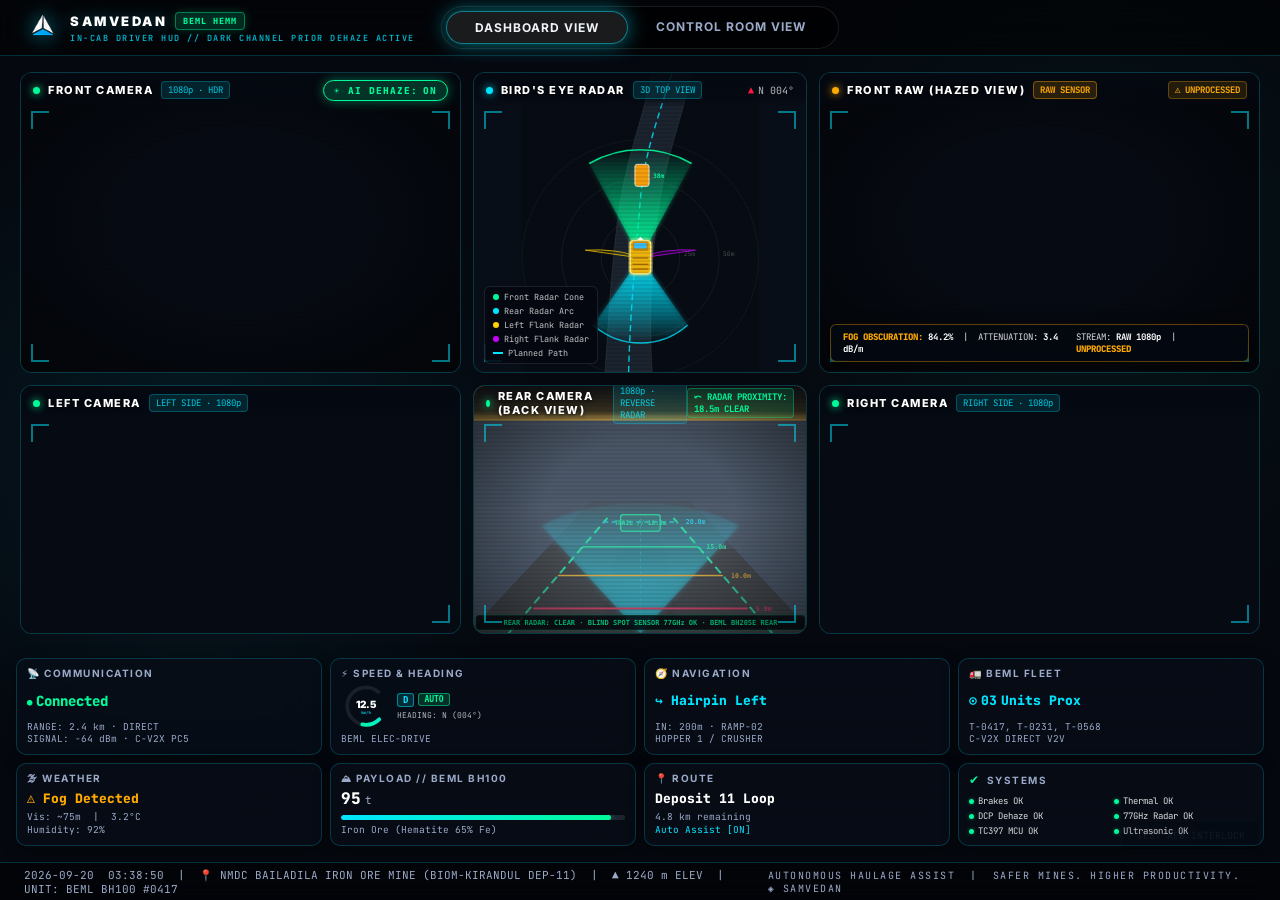
<file: index.html>
<!doctype html>
<html lang="en">
    <head>
        <meta charset="UTF-8" />
        <meta name="viewport" content="width=device-width, initial-scale=1.0" />
        <title>SAMVEDAN — Driver In-Cab HUD</title>
        <link rel="stylesheet" href="style.css" />
        <link
            href="https://fonts.googleapis.com/css2?family=Inter:wght@400;500;600;700;800;900&family=JetBrains+Mono:wght@400;500;700&display=swap"
            rel="stylesheet"
        />
        <style>
            /* ========== DASHBOARD SPECIFIC OVERRIDES & STYLES ========== */
            .camera-grid {
                display: grid;
                grid-template-columns: 1.25fr 0.95fr 1.25fr;
                grid-template-rows: 1.45fr 1.2fr;
                gap: 12px;
                flex: 1;
                min-height: 0;
                padding: 0 4px;
            }

            /* Camera panel containers */
            .cam-panel {
                background: rgba(10, 16, 26, 0.75);
                border: 1px solid var(--border-color);
                border-radius: 12px;
                position: relative;
                overflow: hidden;
                cursor: pointer;
                transition:
                    border-color 0.25s,
                    box-shadow 0.25s,
                    transform 0.2s;
                min-height: 0;
                user-select: none;
            }
            .cam-panel:hover {
                border-color: var(--accent-primary);
                box-shadow:
                    0 0 24px var(--accent-primary-glow),
                    inset 0 0 15px rgba(0, 229, 255, 0.12);
                transform: translateY(-1px);
            }

            /* Camera feed container */
            .feed-container {
                position: absolute;
                inset: 0;
                overflow: hidden;
                display: flex;
                align-items: center;
                justify-content: center;
            }
            .feed-svg {
                width: 100%;
                height: 100%;
                object-fit: cover;
                display: block;
            }

            /* Dehaze dynamic filter states */
            .feed-fog-layer {
                transition: opacity 0.5s ease;
                pointer-events: none;
            }
            .feed-ai-layer {
                transition:
                    opacity 0.4s ease,
                    filter 0.4s ease;
                pointer-events: none;
            }
            .dehaze-active .feed-fog-layer {
                opacity: 0.08 !important;
            }
            .dehaze-active .feed-ai-layer {
                opacity: 1 !important;
            }
            .dehaze-inactive .feed-fog-layer {
                opacity: 0.95 !important;
            }
            .dehaze-inactive .feed-ai-layer {
                opacity: 0.15 !important;
            }

            /* Scanlines & Vignette overlay */
            .cam-scanlines {
                position: absolute;
                inset: 0;
                pointer-events: none;
                z-index: 4;
                background: repeating-linear-gradient(
                    0deg,
                    transparent,
                    transparent 2px,
                    rgba(0, 0, 0, 0.08) 2px,
                    rgba(0, 0, 0, 0.08) 4px
                );
            }
            .cam-vignette {
                position: absolute;
                inset: 0;
                pointer-events: none;
                z-index: 5;
                background: radial-gradient(ellipse at center, transparent 40%, rgba(0, 0, 0, 0.55) 100%);
            }

            /* HUD brackets & telemetry overlays */
            .hud-bracket {
                position: absolute;
                width: 18px;
                height: 18px;
                border: 2px solid rgba(0, 229, 255, 0.5);
                pointer-events: none;
                z-index: 6;
            }
            .hud-bracket.tl {
                top: 38px;
                left: 10px;
                border-right: none;
                border-bottom: none;
            }
            .hud-bracket.tr {
                top: 38px;
                right: 10px;
                border-left: none;
                border-bottom: none;
            }
            .hud-bracket.bl {
                bottom: 10px;
                left: 10px;
                border-right: none;
                border-top: none;
            }
            .hud-bracket.br {
                bottom: 10px;
                right: 10px;
                border-left: none;
                border-top: none;
            }

            /* Camera Top Bar */
            .cam-header {
                position: absolute;
                top: 0;
                left: 0;
                right: 0;
                height: 34px;
                background: linear-gradient(
                    180deg,
                    rgba(4, 8, 16, 0.92) 0%,
                    rgba(4, 8, 16, 0.65) 75%,
                    transparent 100%
                );
                display: flex;
                align-items: center;
                justify-content: space-between;
                padding: 0 12px;
                z-index: 10;
            }
            .cam-title-group {
                display: flex;
                align-items: center;
                gap: 8px;
            }
            .cam-icon-dot {
                width: 7px;
                height: 7px;
                border-radius: 50%;
                background: var(--accent-green);
                box-shadow: 0 0 8px var(--accent-green);
                animation: pulse-dot 2s infinite;
            }
            @keyframes pulse-dot {
                0%,
                100% {
                    opacity: 1;
                    transform: scale(1);
                }
                50% {
                    opacity: 0.5;
                    transform: scale(0.85);
                }
            }
            .cam-name-text {
                font-size: 11px;
                font-weight: 800;
                letter-spacing: 1.5px;
                color: #ffffff;
                text-shadow: 0 1px 4px rgba(0, 0, 0, 0.8);
            }
            .cam-badge-res {
                font-size: 9px;
                font-family: var(--font-mono);
                color: rgba(0, 229, 255, 0.85);
                background: rgba(0, 229, 255, 0.12);
                padding: 2px 6px;
                border-radius: 4px;
                border: 1px solid rgba(0, 229, 255, 0.25);
            }
            .cam-badge-raw {
                font-size: 9px;
                font-family: var(--font-mono);
                color: #ffaa00;
                background: rgba(255, 170, 0, 0.15);
                padding: 2px 6px;
                border-radius: 4px;
                border: 1px solid rgba(255, 170, 0, 0.4);
                font-weight: 700;
            }

            /* DEHAZE TOGGLE BUTTON */
            .dehaze-pill-btn {
                background: rgba(0, 250, 154, 0.18);
                border: 1px solid var(--accent-green);
                color: var(--accent-green);
                font-family: var(--font-mono);
                font-size: 9.5px;
                font-weight: 800;
                letter-spacing: 1px;
                padding: 3px 10px;
                border-radius: 20px;
                cursor: pointer;
                display: flex;
                align-items: center;
                gap: 5px;
                box-shadow: 0 0 12px var(--accent-green-glow);
                transition: all 0.25s ease;
                z-index: 20;
            }
            .dehaze-pill-btn:hover {
                background: var(--accent-green);
                color: #000000;
                box-shadow: 0 0 20px var(--accent-green);
            }
            .dehaze-pill-btn.is-off {
                background: rgba(255, 255, 255, 0.08);
                border-color: rgba(255, 255, 255, 0.25);
                color: rgba(255, 255, 255, 0.6);
                box-shadow: none;
            }

            /* Expand hint pill on hover */
            .cam-expand-hint {
                position: absolute;
                bottom: 8px;
                right: 10px;
                font-size: 8.5px;
                font-family: var(--font-mono);
                color: rgba(255, 255, 255, 0.4);
                background: rgba(0, 0, 0, 0.65);
                padding: 2px 6px;
                border-radius: 4px;
                pointer-events: none;
                z-index: 10;
                opacity: 0;
                transition: opacity 0.2s;
                border: 1px solid rgba(255, 255, 255, 0.1);
            }
            .cam-panel:hover .cam-expand-hint {
                opacity: 1;
            }

            /* Speedometer Center Panel */
            .speedo-card-center {
                display: flex;
                flex-direction: column;
                align-items: center;
                justify-content: center;
                position: relative;
                background: radial-gradient(circle at 50% 50%, rgba(0, 160, 220, 0.15) 0%, rgba(6, 12, 22, 0.95) 75%);
            }
            .speedo-svg-wrap {
                width: 100%;
                height: 100%;
                display: flex;
                align-items: center;
                justify-content: center;
            }

            /* Info Bar Cards (8 Modular Telemetry Cards) */
            .info-bar {
                display: grid;
                grid-template-columns: repeat(8, 1fr);
                gap: 8px;
                margin-top: 10px;
                flex-shrink: 0;
            }
            @media (max-width: 1450px) {
                .info-bar {
                    grid-template-columns: repeat(4, 1fr);
                }
            }
            @media (max-width: 850px) {
                .info-bar {
                    grid-template-columns: repeat(2, 1fr);
                }
            }
            .info-card {
                background: rgba(8, 14, 26, 0.65);
                backdrop-filter: blur(20px);
                -webkit-backdrop-filter: blur(20px);
                border: 1px solid var(--border-color);
                border-radius: 10px;
                padding: 8px 10px;
                display: flex;
                flex-direction: column;
                justify-content: space-between;
                min-height: 80px;
                box-shadow: 0 4px 16px rgba(0, 0, 0, 0.4);
                transition:
                    border-color 0.2s,
                    box-shadow 0.2s;
            }
            .info-card:hover {
                border-color: var(--border-highlight);
                box-shadow: 0 4px 20px rgba(0, 229, 255, 0.2);
            }
            .ic-hdr {
                font-size: 10px;
                font-weight: 700;
                letter-spacing: 1.5px;
                color: var(--text-muted);
                display: flex;
                align-items: center;
                gap: 6px;
            }
            .ic-val {
                font-size: 18px;
                font-weight: 800;
                font-family: var(--font-mono);
                color: #ffffff;
                margin: 4px 0 2px 0;
                display: flex;
                align-items: baseline;
                gap: 4px;
            }
            .ic-sub {
                font-size: 9.5px;
                font-family: var(--font-mono);
                color: var(--text-muted);
                line-height: 1.35;
            }

            /* Systems dot row */
            .systems-grid {
                display: grid;
                grid-template-columns: 1fr 1fr;
                gap: 3px 6px;
                font-size: 9px;
                font-family: var(--font-mono);
                color: rgba(255, 255, 255, 0.85);
                margin-top: 2px;
            }
            .sys-check {
                display: flex;
                align-items: center;
                gap: 4px;
            }
            .sys-check::before {
                content: '';
                width: 5px;
                height: 5px;
                border-radius: 50%;
                background: var(--accent-green);
                box-shadow: 0 0 4px var(--accent-green-glow);
                flex-shrink: 0;
            }

            /* Payload meter */
            .payload-track {
                width: 100%;
                height: 5px;
                background: rgba(255, 255, 255, 0.1);
                border-radius: 3px;
                overflow: hidden;
                margin: 4px 0;
            }
            .payload-fill {
                height: 100%;
                width: 68%;
                background: linear-gradient(90deg, var(--accent-primary), var(--accent-green));
                border-radius: 3px;
                box-shadow: 0 0 8px var(--accent-primary-glow);
            }

            /* ========== FULLSCREEN CAMERA LIGHTBOX ========== */
            #cam-lightbox {
                display: none;
                position: fixed;
                inset: 0;
                z-index: 99990;
                background: rgba(3, 6, 12, 0.92);
                backdrop-filter: blur(25px);
                -webkit-backdrop-filter: blur(25px);
                justify-content: center;
                align-items: center;
                flex-direction: column;
                gap: 12px;
                animation: lbFadeIn 0.2s cubic-bezier(0.16, 1, 0.3, 1);
            }
            #cam-lightbox.is-open {
                display: flex;
            }
            @keyframes lbFadeIn {
                from {
                    opacity: 0;
                    transform: scale(0.98);
                }
                to {
                    opacity: 1;
                    transform: scale(1);
                }
            }

            .lb-modal-window {
                width: min(94vw, 1380px);
                height: min(84vh, 880px);
                background: #060a12;
                border: 1.5px solid var(--accent-primary);
                border-radius: 14px;
                position: relative;
                overflow: hidden;
                box-shadow:
                    0 0 90px rgba(0, 229, 255, 0.35),
                    0 30px 60px rgba(0, 0, 0, 0.85);
                display: flex;
                flex-direction: column;
            }

            .lb-modal-header {
                height: 44px;
                background: rgba(8, 14, 24, 0.95);
                border-bottom: 1px solid var(--border-color);
                display: flex;
                align-items: center;
                justify-content: space-between;
                padding: 0 18px;
                z-index: 20;
            }
            .lb-header-title {
                display: flex;
                align-items: center;
                gap: 10px;
                font-size: 13px;
                font-weight: 800;
                letter-spacing: 2px;
                color: #ffffff;
            }
            .lb-header-controls {
                display: flex;
                align-items: center;
                gap: 14px;
            }
            .lb-close-btn {
                background: rgba(255, 23, 68, 0.15);
                border: 1px solid var(--accent-red);
                color: #ffffff;
                font-family: var(--font-mono);
                font-size: 11px;
                font-weight: 700;
                letter-spacing: 1px;
                padding: 5px 14px;
                border-radius: 6px;
                cursor: pointer;
                display: flex;
                align-items: center;
                gap: 6px;
                transition: all 0.2s;
            }
            .lb-close-btn:hover {
                background: var(--accent-red);
                box-shadow: 0 0 15px var(--accent-red-glow);
            }

            .lb-stage {
                position: relative;
                flex: 1;
                min-height: 0;
                overflow: hidden;
                display: flex;
                align-items: center;
                justify-content: center;
                background: #020408;
            }
            .lb-stage-feed {
                width: 100%;
                height: 100%;
            }

            /* Lightbox HUD telemetry overlay */
            .lb-hud-overlay {
                position: absolute;
                inset: 0;
                pointer-events: none;
                z-index: 15;
            }
            .lb-crosshair {
                position: absolute;
                top: 50%;
                left: 50%;
                transform: translate(-50%, -50%);
                width: 60px;
                height: 60px;
                border: 1px dashed rgba(0, 229, 255, 0.4);
                border-radius: 50%;
            }
            .lb-crosshair::before,
            .lb-crosshair::after {
                content: '';
                position: absolute;
                background: rgba(0, 229, 255, 0.7);
            }
            .lb-crosshair::before {
                width: 14px;
                height: 1.5px;
                top: 29px;
                left: -18px;
            }
            .lb-crosshair::after {
                width: 14px;
                height: 1.5px;
                top: 29px;
                right: -18px;
            }

            .lb-footer-hud {
                position: absolute;
                bottom: 12px;
                left: 18px;
                right: 18px;
                display: flex;
                justify-content: space-between;
                align-items: flex-end;
                pointer-events: none;
                z-index: 15;
                font-family: var(--font-mono);
                font-size: 11px;
                color: rgba(255, 255, 255, 0.75);
                text-shadow: 0 2px 4px rgba(0, 0, 0, 0.9);
            }
            .lb-footer-hud span {
                color: var(--accent-primary);
                font-weight: 700;
            }
            .lb-close-hint {
                font-size: 11px;
                font-family: var(--font-mono);
                color: rgba(255, 255, 255, 0.4);
            }
        </style>
    </head>
    <body class="dashboard-view">
        <!-- Global Top Navigation -->
        <nav class="top-nav">
            <div class="brand">
                <!-- Official SAMVEDAN 3D Delta Logo Image -->
                <img src="assets/logo.png" class="brand-logo-img" alt="SAMVEDAN Logo" />
                <div class="brand-text-block">
                    <div class="brand-main-title">SAMVEDAN <span class="brand-badge">BEML HEMM</span></div>
                    <div class="brand-sub-title">IN-CAB DRIVER HUD // DARK CHANNEL PRIOR DEHAZE ACTIVE</div>
                </div>
            </div>
            <div class="nav-right-actions">
                <div class="toggle-container">
                    <a href="index.html" class="toggle-btn active">DASHBOARD VIEW</a>
                    <a href="control-room.html" class="toggle-btn">CONTROL ROOM VIEW</a>
                </div>
            </div>
        </nav>

        <!-- Main Content Area -->
        <main class="main-content">
            <div class="camera-grid">
                <!-- ========================================================
                 ① TOP-LEFT: FRONT CAMERA (AI DEHAZED WITH REAL VIDEO)
                 ======================================================== -->
                <div
                    class="cam-panel dehaze-active"
                    id="panel-front-ai"
                    data-cam="FRONT CAMERA — AI DEHAZED STREAM"
                    title="Click to expand view"
                >
                    <!-- Camera Header -->
                    <div class="cam-header">
                        <div class="cam-title-group">
                            <div class="cam-icon-dot"></div>
                            <span class="cam-name-text">FRONT CAMERA</span>
                            <span class="cam-badge-res">1080p · HDR</span>
                        </div>
                        <button class="dehaze-pill-btn" id="dehaze-toggle-btn" title="Toggle AI Dehazing Engine">
                            ☀ AI DEHAZE: <span id="dehaze-state-text">ON</span>
                        </button>
                    </div>

                    <!-- Feed Viewport with Real Video Streams -->
                    <div class="feed-container">
                        <!-- 1. AI Dehazed Video Stream (Looping MP4) -->
                        <video
                            id="video-front-dehazed"
                            class="feed-media-video video-dehazed"
                            src="videos/front camers dehaze.mp4"
                            autoplay
                            loop
                            muted
                            playsinline
                            preload="auto"
                        >
                            <source src="videos/front camers dehaze.mp4" type="video/mp4" />
                        </video>
                        <!-- 2. Raw Hazed Video Stream (Looping MP4) -->
                        <video
                            id="video-front-hazed"
                            class="feed-media-video video-hazed"
                            src="videos/front camers haze.mp4"
                            autoplay
                            loop
                            muted
                            playsinline
                            preload="auto"
                        >
                            <source src="videos/front camers haze.mp4" type="video/mp4" />
                        </video>
                    </div>

                    <!-- Overlays -->
                    <div class="cam-scanlines"></div>
                    <div class="cam-vignette"></div>
                    <div class="hud-bracket tl"></div>
                    <div class="hud-bracket tr"></div>
                    <div class="hud-bracket bl"></div>
                    <div class="hud-bracket br"></div>
                    <div class="cam-expand-hint">⛶ CLICK TO EXPAND</div>
                </div>

                <!-- ========================================================
                 ② TOP-CENTER: BIRD'S EYE VIEW (3D RADAR SCANNER)
                 ======================================================== -->
                <div
                    class="cam-panel"
                    id="panel-bev"
                    data-cam="BIRD'S EYE VIEW — 3D RADAR PERSPECTIVE"
                    title="Click to expand view"
                >
                    <!-- Header -->
                    <div class="cam-header">
                        <div class="cam-title-group">
                            <div class="cam-icon-dot" style="background: #00e5ff; box-shadow: 0 0 8px #00e5ff"></div>
                            <span class="cam-name-text">BIRD'S EYE RADAR</span>
                            <span class="cam-badge-res">3D TOP VIEW</span>
                        </div>
                        <!-- Compass North Mini Indicator -->
                        <div
                            style="
                                display: flex;
                                align-items: center;
                                gap: 4px;
                                font-family: var(--font-mono);
                                font-size: 10px;
                                color: rgba(255, 255, 255, 0.7);
                            "
                        >
                            <span style="color: var(--accent-red); font-weight: 900">▲</span> N 004°
                        </div>
                    </div>

                    <!-- Radar Map Viewport -->
                    <div class="feed-container" style="background: #080e18">
                        <svg
                            class="feed-svg"
                            viewBox="0 0 300 380"
                            preserveAspectRatio="xMidYMid meet"
                            xmlns="http://www.w3.org/2000/svg"
                        >
                            <defs>
                                <!-- Front Radar Arc Gradient -->
                                <linearGradient id="bevFrontCone" x1="0" y1="1" x2="0" y2="0">
                                    <stop offset="0%" stop-color="#00fa9a" stop-opacity="0.8" />
                                    <stop offset="60%" stop-color="#00fa9a" stop-opacity="0.25" />
                                    <stop offset="100%" stop-color="#00fa9a" stop-opacity="0" />
                                </linearGradient>
                                <!-- Rear Proximity Gradient -->
                                <linearGradient id="bevRearCone" x1="0" y1="0" x2="0" y2="1">
                                    <stop offset="0%" stop-color="#00e5ff" stop-opacity="0.7" />
                                    <stop offset="100%" stop-color="#00e5ff" stop-opacity="0" />
                                </linearGradient>
                                <filter id="radarBloom">
                                    <feGaussianBlur stdDeviation="3" result="b" />
                                    <feMerge>
                                        <feMergeNode in="b" />
                                        <feMergeNode in="SourceGraphic" />
                                    </feMerge>
                                </filter>
                            </defs>

                            <!-- Top-down Rocky Mine Haul Corridor -->
                            <rect width="300" height="380" fill="#070c14" />

                            <!-- Concentric Distance Range Rings -->
                            <circle
                                cx="150"
                                cy="235"
                                r="50"
                                fill="none"
                                stroke="rgba(255,255,255,0.08)"
                                stroke-width="1"
                            />
                            <circle
                                cx="150"
                                cy="235"
                                r="100"
                                fill="none"
                                stroke="rgba(255,255,255,0.08)"
                                stroke-width="1"
                            />
                            <circle
                                cx="150"
                                cy="235"
                                r="150"
                                fill="none"
                                stroke="rgba(255,255,255,0.06)"
                                stroke-width="1"
                            />
                            <text x="205" y="232" fill="rgba(255,255,255,0.25)" font-size="8" font-family="monospace">
                                25m
                            </text>
                            <text x="255" y="232" fill="rgba(255,255,255,0.25)" font-size="8" font-family="monospace">
                                50m
                            </text>

                            <!-- Curving Mine Haul Road Surface -->
                            <path
                                d="M 105,380 C 110,300 115,220 125,160 C 135,100 155,50 165,0 L 215,0 C 205,50 185,100 175,160 C 165,220 160,300 165,380 Z"
                                fill="rgba(35, 45, 58, 0.7)"
                                stroke="rgba(255,255,255,0.12)"
                                stroke-width="0.8"
                            />
                            <!-- Center dashed navigation line -->
                            <path
                                d="M 135,380 C 137,300 145,220 150,160 C 155,100 175,50 190,0"
                                fill="none"
                                stroke="#00e5ff"
                                stroke-width="1.8"
                                stroke-dasharray="8,5"
                                opacity="0.85"
                            />

                            <!-- Front Radar Coverage Cone (Green) -->
                            <path
                                d="M 150,235 L 85,115 A 130,130 0 0,1 215,115 Z"
                                fill="url(#bevFrontCone)"
                                filter="url(#radarBloom)"
                            />
                            <path
                                d="M 85,115 A 130,130 0 0,1 215,115"
                                fill="none"
                                stroke="#00fa9a"
                                stroke-width="2"
                                opacity="0.9"
                            />

                            <!-- Rear Radar Coverage Arc (Cyan) -->
                            <path
                                d="M 150,235 L 90,320 A 90,90 0 0,0 210,320 Z"
                                fill="url(#bevRearCone)"
                                filter="url(#radarBloom)"
                            />
                            <path
                                d="M 90,320 A 90,90 0 0,0 210,320"
                                fill="none"
                                stroke="#00e5ff"
                                stroke-width="1.8"
                                opacity="0.8"
                            />

                            <!-- Left Blind-Spot Arc (Yellow) -->
                            <path
                                d="M 150,235 A 75,30 0 0,0 80,225 L 150,235"
                                fill="rgba(255, 210, 0, 0.15)"
                                stroke="#ffd200"
                                stroke-width="1.2"
                                opacity="0.8"
                            />

                            <!-- Right Blind-Spot Arc (Magenta) -->
                            <path
                                d="M 150,235 A 75,30 0 0,1 220,225 L 150,235"
                                fill="rgba(200, 0, 255, 0.15)"
                                stroke="#c800ff"
                                stroke-width="1.2"
                                opacity="0.8"
                            />

                            <!-- Lead Detected Truck (Obstacle Ahead @ 38m) -->
                            <g transform="translate(152, 130)">
                                <ellipse
                                    cx="0"
                                    cy="0"
                                    rx="14"
                                    ry="7"
                                    fill="none"
                                    stroke="#ff1744"
                                    stroke-width="1.5"
                                    filter="url(#radarBloom)"
                                >
                                    <animate attributeName="r" values="12;22;12" dur="1.8s" repeatCount="indefinite" />
                                    <animate
                                        attributeName="opacity"
                                        values="0.9;0.1;0.9"
                                        dur="1.8s"
                                        repeatCount="indefinite"
                                    />
                                </ellipse>
                                <rect
                                    x="-9"
                                    y="-14"
                                    width="18"
                                    height="28"
                                    rx="3"
                                    fill="#f59e0b"
                                    stroke="#ffffff"
                                    stroke-width="1"
                                />
                                <text
                                    x="14"
                                    y="4"
                                    fill="#00fa9a"
                                    font-size="8"
                                    font-family="monospace"
                                    font-weight="bold"
                                >
                                    38m
                                </text>
                            </g>

                            <!-- Own Haul Truck (Centered on Radar) -->
                            <g transform="translate(150, 235)">
                                <!-- Ground shadow -->
                                <ellipse cx="0" cy="2" rx="16" ry="6" fill="rgba(0,0,0,0.6)" />
                                <!-- Chassis / Yellow body -->
                                <rect
                                    x="-13"
                                    y="-22"
                                    width="26"
                                    height="42"
                                    rx="4"
                                    fill="#eab308"
                                    stroke="#fef08a"
                                    stroke-width="1.8"
                                    filter="url(#radarBloom)"
                                />
                                <!-- Cab -->
                                <rect x="-10" y="-21" width="20" height="12" rx="2" fill="#ca8a04" />
                                <rect x="-8" y="-19" width="16" height="7" rx="1" fill="#38bdf8" />
                                <!-- Dump bed ribs -->
                                <line x1="-10" y1="0" x2="10" y2="0" stroke="#a16207" stroke-width="1.5" />
                                <line x1="-10" y1="8" x2="10" y2="8" stroke="#a16207" stroke-width="1.5" />
                                <line x1="-10" y1="14" x2="10" y2="14" stroke="#a16207" stroke-width="1.5" />
                                <!-- Direction heading arrow -->
                                <polygon points="0,-27 4,-23 -4,-23" fill="#ffffff" />
                            </g>
                        </svg>
                    </div>

                    <!-- Bird's Eye Radar Legend -->
                    <div
                        style="
                            position: absolute;
                            bottom: 8px;
                            left: 10px;
                            font-family: var(--font-mono);
                            font-size: 8.5px;
                            color: rgba(255, 255, 255, 0.75);
                            background: rgba(4, 8, 16, 0.85);
                            padding: 4px 8px;
                            border-radius: 6px;
                            border: 1px solid rgba(255, 255, 255, 0.1);
                            z-index: 10;
                            display: flex;
                            flex-direction: column;
                            gap: 2px;
                        "
                    >
                        <div style="display: flex; align-items: center; gap: 5px">
                            <span
                                style="
                                    width: 6px;
                                    height: 6px;
                                    background: #00fa9a;
                                    border-radius: 50%;
                                    display: inline-block;
                                "
                            ></span
                            >Front Radar Cone
                        </div>
                        <div style="display: flex; align-items: center; gap: 5px">
                            <span
                                style="
                                    width: 6px;
                                    height: 6px;
                                    background: #00e5ff;
                                    border-radius: 50%;
                                    display: inline-block;
                                "
                            ></span
                            >Rear Radar Arc
                        </div>
                        <div style="display: flex; align-items: center; gap: 5px">
                            <span
                                style="
                                    width: 6px;
                                    height: 6px;
                                    background: #ffd200;
                                    border-radius: 50%;
                                    display: inline-block;
                                "
                            ></span
                            >Left Flank Radar
                        </div>
                        <div style="display: flex; align-items: center; gap: 5px">
                            <span
                                style="
                                    width: 6px;
                                    height: 6px;
                                    background: #c800ff;
                                    border-radius: 50%;
                                    display: inline-block;
                                "
                            ></span
                            >Right Flank Radar
                        </div>
                        <div style="display: flex; align-items: center; gap: 5px">
                            <span style="width: 10px; height: 2px; background: #00e5ff; display: inline-block"></span
                            >Planned Path
                        </div>
                    </div>

                    <div class="cam-scanlines"></div>
                    <div class="hud-bracket tl"></div>
                    <div class="hud-bracket tr"></div>
                    <div class="hud-bracket bl"></div>
                    <div class="hud-bracket br"></div>
                    <div class="cam-expand-hint">⛶ CLICK TO EXPAND</div>
                </div>

                <!-- ========================================================
                 ③ TOP-RIGHT: FRONT RAW — HAZED VIEW (REAL SENSOR STREAM)
                 (HAZED COMPARISON STREAM AS UPLOADED)
                 ======================================================== -->
                <div
                    class="cam-panel"
                    id="panel-front-raw"
                    data-cam="FRONT RAW — HAZED SENSOR STREAM"
                    title="Click to expand view"
                >
                    <!-- Header -->
                    <div class="cam-header">
                        <div class="cam-title-group">
                            <div class="cam-icon-dot" style="background: #ffaa00; box-shadow: 0 0 8px #ffaa00"></div>
                            <span class="cam-name-text">FRONT RAW (HAZED VIEW)</span>
                            <span class="cam-badge-raw">RAW SENSOR</span>
                        </div>
                        <span
                            style="
                                font-family: var(--font-mono);
                                font-size: 9px;
                                color: var(--accent-amber);
                                background: rgba(255, 170, 0, 0.12);
                                padding: 2px 6px;
                                border-radius: 4px;
                                border: 1px solid rgba(255, 170, 0, 0.3);
                                font-weight: 700;
                            "
                        >
                            ⚠ UNPROCESSED
                        </span>
                    </div>

                    <!-- Feed Viewport: Plays real raw hazed video stream -->
                    <div class="feed-container">
                        <video
                            class="feed-media-video"
                            src="videos/front camers haze.mp4"
                            autoplay
                            loop
                            muted
                            playsinline
                            preload="auto"
                        >
                            <source src="videos/front camers haze.mp4" type="video/mp4" />
                        </video>

                        <!-- Real-Time Optical Telemetry Diagnostics Bar -->
                        <div class="raw-telemetry-bar">
                            <div>
                                <span class="tag-warn">FOG OBSCURATION:</span>
                                <span class="metric-val">84.2%</span> &nbsp;|&nbsp; <span>ATTENUATION:</span>
                                <span class="metric-val">3.4 dB/m</span>
                            </div>
                            <div>
                                <span>STREAM:</span> <span class="metric-val">RAW 1080p</span> &nbsp;|&nbsp;
                                <span class="tag-warn">UNPROCESSED</span>
                            </div>
                        </div>
                    </div>

                    <!-- Overlays -->
                    <div class="cam-scanlines"></div>
                    <div class="cam-vignette"></div>
                    <div class="hud-bracket tl"></div>
                    <div class="hud-bracket tr"></div>
                    <div class="hud-bracket bl"></div>
                    <div class="hud-bracket br"></div>
                    <div class="cam-expand-hint">⛶ CLICK TO EXPAND</div>
                </div>

                <!-- ========================================================
                 ④ BOTTOM-LEFT: LEFT CAMERA (BLIND SPOT / LEFT FLANK)
                 ======================================================== -->
                <div
                    class="cam-panel"
                    id="panel-left-cam"
                    data-cam="LEFT CAMERA — LEFT FLANK & TIRE MONITOR"
                    title="Click to expand view"
                >
                    <!-- Header -->
                    <div class="cam-header">
                        <div class="cam-title-group">
                            <div class="cam-icon-dot"></div>
                            <span class="cam-name-text">LEFT CAMERA</span>
                            <span class="cam-badge-res">LEFT SIDE · 1080p</span>
                        </div>
                    </div>

                    <!-- Feed Viewport (Blank Feed) -->
                    <div class="feed-container" style="background: #060b13"></div>

                    <div class="cam-scanlines"></div>
                    <div class="hud-bracket tl"></div>
                    <div class="hud-bracket br"></div>
                    <div class="cam-expand-hint">⛶ CLICK TO EXPAND</div>
                </div>

                <!-- ========================================================
                 ⑤ BOTTOM-CENTER: REAR CAMERA (BACKWARD VIEW / RADAR PROXIMITY)
                 ======================================================== -->
                <div
                    class="cam-panel"
                    id="panel-rear-cam"
                    data-cam="REAR CAMERA — BACKWARD OBSTACLE & REAR RADAR"
                    title="Click to expand view"
                >
                    <!-- Header -->
                    <div class="cam-header">
                        <div class="cam-title-group">
                            <div class="cam-icon-dot"></div>
                            <span class="cam-name-text">REAR CAMERA (BACK VIEW)</span>
                            <span class="cam-badge-res">1080p · REVERSE RADAR</span>
                        </div>
                        <span
                            style="
                                font-family: var(--font-mono);
                                font-size: 9px;
                                color: var(--accent-green);
                                background: rgba(0, 250, 154, 0.12);
                                padding: 2px 6px;
                                border-radius: 4px;
                                border: 1px solid rgba(0, 250, 154, 0.3);
                                font-weight: 700;
                            "
                        >
                            ⤺ RADAR PROXIMITY: 18.5m CLEAR
                        </span>
                    </div>

                    <!-- Feed Viewport -->
                    <div class="feed-container">
                        <svg
                            class="feed-svg"
                            viewBox="0 0 500 300"
                            preserveAspectRatio="xMidYMid slice"
                            xmlns="http://www.w3.org/2000/svg"
                        >
                            <defs>
                                <linearGradient id="rearSky" x1="0" y1="0" x2="0" y2="1">
                                    <stop offset="0%" stop-color="#141c26" />
                                    <stop offset="100%" stop-color="#334155" />
                                </linearGradient>
                                <linearGradient id="radarArcGrad" x1="0" y1="1" x2="0" y2="0">
                                    <stop offset="0%" stop-color="#00e5ff" stop-opacity="0.6" />
                                    <stop offset="100%" stop-color="#00e5ff" stop-opacity="0.05" />
                                </linearGradient>
                                <filter id="radarGlow">
                                    <feGaussianBlur stdDeviation="3" result="b" />
                                    <feMerge>
                                        <feMergeNode in="b" />
                                        <feMergeNode in="SourceGraphic" />
                                    </feMerge>
                                </filter>
                            </defs>

                            <!-- Sky / Fog -->
                            <rect width="500" height="300" fill="url(#rearSky)" />

                            <!-- Haul Road extending backwards into fog -->
                            <polygon points="190,140 310,140 460,300 40,300" fill="#1c1917" />
                            <!-- Center road tire track depression -->
                            <polygon points="235,140 265,140 300,300 200,300" fill="#171412" />

                            <!-- Background mine berm and fog silhouette -->
                            <polygon
                                points="0,150 190,140 310,140 500,155 500,200 0,190"
                                fill="#293340"
                                opacity="0.6"
                            />

                            <!-- BEML BH205E Dump Bed Rear Steel Overhang & Structural Ribs (Top & Edges) -->
                            <!-- Top steel canopy lip -->
                            <polygon points="0,0 500,0 480,45 20,45" fill="#ca8a04" stroke="#a16207" stroke-width="2" />
                            <rect x="0" y="42" width="500" height="8" fill="#1f2937" />
                            <!-- Left Heavy Bed Pillar -->
                            <polygon
                                points="0,0 35,45 35,260 0,300"
                                fill="#eab308"
                                stroke="#ca8a04"
                                stroke-width="1.5"
                            />
                            <!-- Right Heavy Bed Pillar -->
                            <polygon
                                points="500,0 465,45 465,260 500,300"
                                fill="#eab308"
                                stroke="#ca8a04"
                                stroke-width="1.5"
                            />
                            <!-- Massive Rear Tires partially in view on sides -->
                            <rect x="0" y="190" width="30" height="110" fill="#171717" stroke="#333" />
                            <rect x="470" y="190" width="30" height="110" fill="#171717" stroke="#333" />
                            <!-- Heavy-Duty Mudflaps -->
                            <rect x="25" y="200" width="20" height="70" fill="#0f172a" />
                            <rect x="455" y="200" width="20" height="70" fill="#0f172a" />

                            <!-- Active Reverse Radar Cone (Pulsing) -->
                            <path
                                d="M 250,300 L 130,170 A 150,70 0 0,1 370,170 Z"
                                fill="url(#radarArcGrad)"
                                filter="url(#radarGlow)"
                            />

                            <!-- Dynamic Reverse Trajectory Guidelines (Tesla / Heavy Equipment Style) -->
                            <!-- Left Guide Track -->
                            <path d="M 90,300 L 210,160" stroke="#00fa9a" stroke-width="2.5" stroke-dasharray="10,6" />
                            <!-- Right Guide Track -->
                            <path d="M 410,300 L 290,160" stroke="#00fa9a" stroke-width="2.5" stroke-dasharray="10,6" />

                            <!-- Distance Markers (Red = 5m, Amber = 10m, Green = 15m & 20m) -->
                            <!-- 5m Red Danger Line -->
                            <line x1="120" y1="270" x2="380" y2="270" stroke="#ff1744" stroke-width="2.5" />
                            <text
                                x="390"
                                y="273"
                                fill="#ff1744"
                                font-size="8"
                                font-family="monospace"
                                font-weight="bold"
                            >
                                5.0m
                            </text>

                            <!-- 10m Amber Caution Line -->
                            <line x1="150" y1="230" x2="350" y2="230" stroke="#ffaa00" stroke-width="2" />
                            <text
                                x="360"
                                y="233"
                                fill="#ffaa00"
                                font-size="8"
                                font-family="monospace"
                                font-weight="bold"
                            >
                                10.0m
                            </text>

                            <!-- 15m Green Safe Line -->
                            <line x1="180" y1="195" x2="320" y2="195" stroke="#00fa9a" stroke-width="2" />
                            <text
                                x="330"
                                y="198"
                                fill="#00fa9a"
                                font-size="8"
                                font-family="monospace"
                                font-weight="bold"
                            >
                                15.0m
                            </text>

                            <!-- 20m Green Clear Line -->
                            <line
                                x1="205"
                                y1="165"
                                x2="295"
                                y2="165"
                                stroke="#00e5ff"
                                stroke-width="1.8"
                                stroke-dasharray="6,4"
                            />
                            <text
                                x="305"
                                y="168"
                                fill="#00e5ff"
                                font-size="8"
                                font-family="monospace"
                                font-weight="bold"
                            >
                                20.0m
                            </text>

                            <!-- Center Reversing Grid Crosshairs -->
                            <line
                                x1="250"
                                y1="285"
                                x2="250"
                                y2="155"
                                stroke="rgba(0, 229, 255, 0.4)"
                                stroke-width="1.2"
                                stroke-dasharray="4,4"
                            />

                            <!-- Trailing Safe Vehicle / Haul Road Marker Detected at 18.5m -->
                            <g transform="translate(250, 168)">
                                <rect
                                    x="-24"
                                    y="-12"
                                    width="48"
                                    height="20"
                                    rx="3"
                                    fill="rgba(0, 250, 154, 0.12)"
                                    stroke="#00fa9a"
                                    stroke-width="1.5"
                                />
                                <text
                                    x="0"
                                    y="1"
                                    fill="#00fa9a"
                                    font-size="7.5"
                                    font-family="monospace"
                                    font-weight="bold"
                                    text-anchor="middle"
                                >
                                    TRAIL // 18.5m
                                </text>
                            </g>

                            <!-- Dense Atmospheric Fog Layer -->
                            <rect width="500" height="300" fill="rgba(148, 163, 184, 0.38)" />

                            <!-- Rear Camera Telemetry HUD Status Strip -->
                            <rect
                                x="50"
                                y="278"
                                width="400"
                                height="18"
                                rx="4"
                                fill="rgba(4, 10, 18, 0.85)"
                                stroke="rgba(0, 250, 154, 0.3)"
                                stroke-width="1"
                            />
                            <text
                                x="250"
                                y="290"
                                fill="#00fa9a"
                                font-size="8.5"
                                font-family="monospace"
                                font-weight="bold"
                                text-anchor="middle"
                            >
                                REAR RADAR: CLEAR · BLIND SPOT SENSOR 77GHz OK · BEML BH205E REAR
                            </text>
                        </svg>
                    </div>

                    <!-- Overlays -->
                    <div class="cam-scanlines"></div>
                    <div class="cam-vignette"></div>
                    <div class="hud-bracket tl"></div>
                    <div class="hud-bracket tr"></div>
                    <div class="hud-bracket bl"></div>
                    <div class="hud-bracket br"></div>
                    <div class="cam-expand-hint">⛶ CLICK TO EXPAND</div>
                </div>

                <!-- ========================================================
                 ⑥ BOTTOM-RIGHT: RIGHT CAMERA (BLIND SPOT / RIGHT FLANK)
                 ======================================================== -->
                <div
                    class="cam-panel"
                    id="panel-right-cam"
                    data-cam="RIGHT CAMERA — RIGHT FLANK & BERM MONITOR"
                    title="Click to expand view"
                >
                    <!-- Header -->
                    <div class="cam-header">
                        <div class="cam-title-group">
                            <div class="cam-icon-dot"></div>
                            <span class="cam-name-text">RIGHT CAMERA</span>
                            <span class="cam-badge-res">RIGHT SIDE · 1080p</span>
                        </div>
                    </div>

                    <!-- Feed Viewport (Blank Feed) -->
                    <div class="feed-container" style="background: #060b13"></div>

                    <div class="cam-scanlines"></div>
                    <div class="hud-bracket tl"></div>
                    <div class="hud-bracket br"></div>
                    <div class="cam-expand-hint">⛶ CLICK TO EXPAND</div>
                </div>
            </div>
            <!-- /camera-grid -->

            <!-- ========================================================
             BOTTOM STATUS INFO BAR (8 LIVE TELEMETRY CARDS)
             ======================================================== -->
            <div class="info-bar">
                <!-- Card 1: Communication -->
                <div class="info-card">
                    <div class="ic-hdr">📡 COMMUNICATION</div>
                    <div class="ic-val" style="color: var(--accent-green); font-size: 14px">
                        <span style="font-size: 9px">●</span> Connected
                    </div>
                    <div class="ic-sub">
                        RANGE: 2.4 km · DIRECT<br />
                        SIGNAL: -64 dBm · C-V2X PC5
                    </div>
                </div>

                <!-- Card 2: Speedometer & Heading Gauge -->
                <div class="info-card info-card-speedo">
                    <div class="ic-hdr">⚡ SPEED & HEADING</div>
                    <div
                        style="
                            display: flex;
                            align-items: center;
                            justify-content: space-between;
                            gap: 6px;
                            margin: 2px 0;
                        "
                    >
                        <div style="width: 50px; height: 50px; position: relative; flex-shrink: 0">
                            <svg viewBox="0 0 80 80" style="width: 100%; height: 100%; display: block">
                                <defs>
                                    <linearGradient id="speedoMiniGrad" x1="0" y1="1" x2="1" y2="0">
                                        <stop offset="0%" stop-color="#00fa9a" />
                                        <stop offset="100%" stop-color="#00e5ff" />
                                    </linearGradient>
                                </defs>
                                <!-- 270 deg track: r=30, circ=188.5, 270deg=141.4 -->
                                <circle
                                    cx="40"
                                    cy="40"
                                    r="30"
                                    fill="none"
                                    stroke="rgba(255,255,255,0.08)"
                                    stroke-width="6"
                                    stroke-dasharray="141.4 47.1"
                                    stroke-dashoffset="-23.5"
                                />
                                <circle
                                    id="speedo-active-arc"
                                    cx="40"
                                    cy="40"
                                    r="30"
                                    fill="none"
                                    stroke="url(#speedoMiniGrad)"
                                    stroke-width="6"
                                    stroke-dasharray="29.5 159.0"
                                    stroke-dashoffset="-23.5"
                                    stroke-linecap="round"
                                />
                                <text
                                    id="speedo-number"
                                    x="40"
                                    y="43"
                                    fill="#ffffff"
                                    font-size="16"
                                    font-weight="900"
                                    font-family="Inter,sans-serif"
                                    text-anchor="middle"
                                >
                                    12.5
                                </text>
                                <text
                                    x="40"
                                    y="53"
                                    fill="rgba(0,229,255,0.85)"
                                    font-size="6.5"
                                    font-weight="700"
                                    font-family="monospace"
                                    text-anchor="middle"
                                >
                                    km/h
                                </text>
                            </svg>
                        </div>
                        <div style="display: flex; flex-direction: column; gap: 3px; flex: 1">
                            <div style="display: flex; gap: 4px; align-items: center">
                                <span
                                    style="
                                        background: rgba(0, 229, 255, 0.15);
                                        border: 1px solid rgba(0, 229, 255, 0.5);
                                        color: #00e5ff;
                                        padding: 1px 5px;
                                        border-radius: 3px;
                                        font-size: 9px;
                                        font-weight: 900;
                                        font-family: monospace;
                                    "
                                    >D</span
                                >
                                <span
                                    style="
                                        background: rgba(0, 250, 154, 0.15);
                                        border: 1px solid rgba(0, 250, 154, 0.5);
                                        color: #00fa9a;
                                        padding: 1px 5px;
                                        border-radius: 3px;
                                        font-size: 8px;
                                        font-weight: 800;
                                        font-family: monospace;
                                    "
                                    >AUTO</span
                                >
                            </div>
                            <div
                                id="speed-dir"
                                style="
                                    font-size: 8px;
                                    font-family: var(--font-mono);
                                    color: rgba(255, 255, 255, 0.7);
                                    white-space: nowrap;
                                "
                            >
                                HEADING: N (004°)
                            </div>
                        </div>
                    </div>
                    <span id="speed-val" style="display: none">12.5</span>
                    <div class="ic-sub">BEML ELEC-DRIVE</div>
                </div>

                <!-- Card 3: Navigation Next Turn -->
                <div class="info-card">
                    <div class="ic-hdr">🧭 NAVIGATION</div>
                    <div class="ic-val" style="font-size: 13px; color: #00e5ff">↪ Hairpin Left</div>
                    <div class="ic-sub">
                        IN: 200m · RAMP-02<br />
                        HOPPER 1 / CRUSHER
                    </div>
                </div>

                <!-- Card 4: Vehicle Status -->
                <div class="info-card">
                    <div class="ic-hdr">🚛 BEML FLEET</div>
                    <div class="ic-val" style="font-size: 13px; color: var(--accent-primary)">
                        ⊙ <span id="v2v-count">03</span> Units Prox
                    </div>
                    <div class="ic-sub">
                        T-0417, T-0231, T-0568<br />
                        C-V2X DIRECT V2V
                    </div>
                </div>

                <!-- Card 5: Weather Sensor -->
                <div class="info-card">
                    <div class="ic-hdr">🌫 WEATHER</div>
                    <div class="ic-val" style="color: var(--accent-amber); font-size: 13px">⚠ Fog Detected</div>
                    <div class="ic-sub">
                        Vis: ~<span id="vis-reading">75</span>m &nbsp;|&nbsp; <span id="temp-reading">3.2</span>°C<br />
                        Humidity: <span id="hum-reading">92</span>%
                    </div>
                </div>

                <!-- Card 6: Payload -->
                <div class="info-card">
                    <div class="ic-hdr">⛰ PAYLOAD // BEML BH100</div>
                    <div class="ic-val" style="font-size: 16px">
                        <span id="payload-val">95</span
                        ><span style="font-size: 11px; color: var(--text-muted); font-weight: 400"> t</span>
                    </div>
                    <div class="payload-track"><div class="payload-fill" style="width: 95%"></div></div>
                    <div class="ic-sub">Iron Ore (Hematite 65% Fe)</div>
                </div>

                <!-- Card 7: Route -->
                <div class="info-card">
                    <div class="ic-hdr">📍 ROUTE</div>
                    <div class="ic-val" style="font-size: 13px">Deposit 11 Loop</div>
                    <div class="ic-sub">
                        4.8 km remaining<br />
                        <span style="color: var(--accent-primary)">Auto Assist [ON]</span>
                    </div>
                </div>

                <!-- Card 8: Systems OK -->
                <div class="info-card">
                    <div class="ic-hdr"><span style="color: var(--accent-green); font-size: 12px">✔</span> SYSTEMS</div>
                    <div class="systems-grid">
                        <div class="sys-check">Brakes OK</div>
                        <div class="sys-check">Thermal OK</div>
                        <div class="sys-check">DCP Dehaze OK</div>
                        <div class="sys-check">77GHz Radar OK</div>
                        <div class="sys-check">TC397 MCU OK</div>
                        <div class="sys-check">Ultrasonic OK</div>
                    </div>
                </div>
            </div>
            <!-- /info-bar -->
        </main>

        <!-- Global Footer -->
        <footer class="footer">
            <div>
                2026-09-20 &nbsp;<span id="current-time">00:00:00</span>
                &nbsp;|&nbsp; 📍 NMDC BAILADILA IRON ORE MINE (BIOM-KIRANDUL DEP-11) &nbsp;|&nbsp; ▲ 1240 m ELEV &nbsp;|&nbsp; UNIT: BEML BH100 #0417
            </div>
            <div style="letter-spacing: 1.5px; font-size: 10px">
                AUTONOMOUS HAULAGE ASSIST &nbsp;|&nbsp; SAFER MINES. HIGHER PRODUCTIVITY. &nbsp; ◈ SAMVEDAN
            </div>
        </footer>

        <!-- Emergency Alert Interlock Overlay -->
        <div id="alert-overlay" class="critical-alert-overlay">
            <div class="alert-banner">⚠ CRITICAL: OBSTACLE IMMINENT — FAIL-SAFE AUTO-BRAKING</div>
        </div>
        <button id="dev-trigger" class="dev-trigger" title="Fail-Safe Autonomous Emergency Braking (AEB) Interlock">TEST AEB INTERLOCK</button>

        <!-- ========================================================
         FULL-SCREEN CAMERA LIGHTBOX / ENLARGED INSPECTOR MODAL
         ======================================================== -->
        <div id="cam-lightbox">
            <div class="lb-modal-window">
                <!-- Header -->
                <div class="lb-modal-header">
                    <div class="lb-header-title">
                        <span
                            style="
                                width: 8px;
                                height: 8px;
                                background: var(--accent-red);
                                border-radius: 50%;
                                box-shadow: 0 0 8px var(--accent-red);
                                display: inline-block;
                            "
                        ></span>
                        <span id="lb-camera-title">CAMERA INSPECTOR</span>
                    </div>
                    <div class="lb-header-controls">
                        <button class="dehaze-pill-btn" id="lb-dehaze-btn" style="display: none">
                            ☀ AI DEHAZE: <span id="lb-dehaze-text">ON</span>
                        </button>
                        <button class="lb-close-btn" id="lb-close-button">✕ CLOSE (ESC)</button>
                    </div>
                </div>

                <!-- Main Stage -->
                <div class="lb-stage">
                    <div id="lb-feed-mount" class="lb-stage-feed"></div>

                    <!-- Live HUD overlay -->
                    <div class="lb-hud-overlay">
                        <div
                            class="hud-bracket tl"
                            style="top: 18px; left: 18px; width: 30px; height: 30px; border-width: 2.5px"
                        ></div>
                        <div
                            class="hud-bracket tr"
                            style="top: 18px; right: 18px; width: 30px; height: 30px; border-width: 2.5px"
                        ></div>
                        <div
                            class="hud-bracket bl"
                            style="bottom: 45px; left: 18px; width: 30px; height: 30px; border-width: 2.5px"
                        ></div>
                        <div
                            class="hud-bracket br"
                            style="bottom: 45px; right: 18px; width: 30px; height: 30px; border-width: 2.5px"
                        ></div>
                        <div class="lb-crosshair"></div>

                        <!-- Footer HUD Telemetry -->
                        <div class="lb-footer-hud">
                            <div>
                                STREAM: <span>1080p HDR (1920×1080)</span> &nbsp;|&nbsp; FPS:
                                <span>30.0</span> &nbsp;|&nbsp; BITRATE: <span>14.8 Mbps</span> &nbsp;|&nbsp; LATENCY:
                                <span>12ms</span>
                            </div>
                            <div>
                                SENSOR VISIBILITY: <span id="lb-vis-text">75m</span> &nbsp;|&nbsp; AI CONFIDENCE:
                                <span>98.4%</span>
                            </div>
                        </div>
                    </div>
                </div>
            </div>
            <div class="lb-close-hint">Click anywhere outside the window or press ESC to return to HUD</div>
        </div>

        <!-- ========================================================
         MEDIA / VIDEO PATH CONFIGURATION MODAL
         ======================================================== -->
        <div id="media-config-modal" class="media-modal-overlay">
            <div class="media-modal-card">
                <div class="media-modal-header">
                    <div class="media-modal-title">
                        <span style="color: var(--accent-primary)">⚙</span> VIDEO STREAM MANAGER // SAMVEDAN
                    </div>
                    <button id="btn-close-media-modal" class="lb-close-btn" style="padding: 4px 10px; font-size: 11px">
                        ✕ CLOSE
                    </button>
                </div>

                <div class="media-modal-body">
                    <p
                        style="
                            font-size: 11.5px;
                            color: rgba(255, 255, 255, 0.7);
                            margin-bottom: 14px;
                            line-height: 1.4;
                        "
                    >
                        Configure or upload video files directly from here, or permanently set them in
                        <code
                            style="
                                color: #00e5ff;
                                background: rgba(0, 229, 255, 0.1);
                                padding: 2px 6px;
                                border-radius: 4px;
                            "
                            >config.js</code
                        >.
                    </p>

                    <!-- Dehazed Video Row -->
                    <div class="media-input-group">
                        <label class="media-label">
                            <span>☀ AI DEHAZED VIDEO STREAM</span>
                            <span class="media-badge">PROCESSED FEED</span>
                        </label>
                        <div class="media-row">
                            <input
                                type="text"
                                id="cfg-dehazed-input"
                                class="media-text-input"
                                placeholder="e.g. videos/front camers dehaze.mp4 or local path"
                            />
                            <label class="media-upload-btn">
                                📁 UPLOAD / BROWSE...
                                <input
                                    type="file"
                                    id="cfg-dehazed-file"
                                    accept="video/mp4,video/*"
                                    style="display: none"
                                />
                            </label>
                        </div>
                    </div>

                    <!-- Hazed Video Row -->
                    <div class="media-input-group" style="margin-top: 14px">
                        <label class="media-label">
                            <span>🌫 RAW HAZED VIDEO STREAM</span>
                            <span
                                class="media-badge"
                                style="
                                    color: var(--accent-amber);
                                    border-color: rgba(255, 170, 0, 0.3);
                                    background: rgba(255, 170, 0, 0.1);
                                "
                                >RAW SENSOR</span
                            >
                        </label>
                        <div class="media-row">
                            <input
                                type="text"
                                id="cfg-hazed-input"
                                class="media-text-input"
                                placeholder="e.g. videos/front camers haze.mp4 or local path"
                            />
                            <label class="media-upload-btn">
                                📁 UPLOAD / BROWSE...
                                <input
                                    type="file"
                                    id="cfg-hazed-file"
                                    accept="video/mp4,video/*"
                                    style="display: none"
                                />
                            </label>
                        </div>
                    </div>

                    <div id="media-status-msg" class="media-status-msg" style="display: none"></div>
                </div>

                <div class="media-modal-footer">
                    <button id="btn-reset-media" class="media-btn-secondary">↺ RESET TO CONFIG.JS</button>
                    <div style="display: flex; gap: 8px">
                        <button id="btn-apply-media" class="media-btn-primary">✔ APPLY & LOAD STREAMS</button>
                    </div>
                </div>
            </div>
        </div>

        <!-- Scripts -->
        <script src="config.js"></script>
        <script src="script.js"></script>
    </body>
</html>
</file>
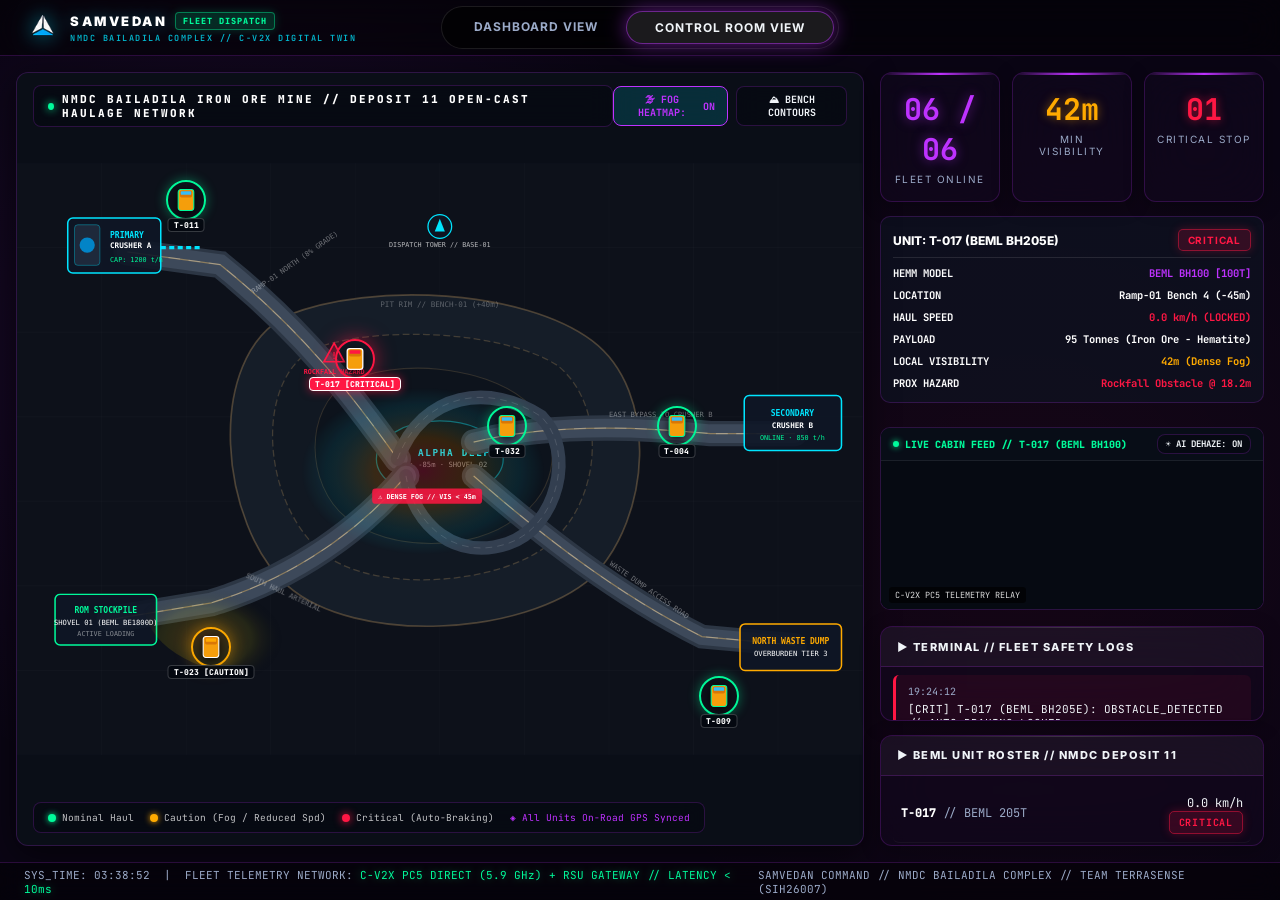
<file: control-room.html>
<!doctype html>
<html lang="en">
    <head>
        <meta charset="UTF-8" />
        <meta name="viewport" content="width=device-width, initial-scale=1.0" />
        <title>SAMVEDAN — Fleet Command Center</title>
        <link rel="stylesheet" href="style.css" />
        <link
            href="https://fonts.googleapis.com/css2?family=Inter:wght@400;500;600;700;800;900&family=JetBrains+Mono:wght@400;500;700&display=swap"
            rel="stylesheet"
        />
        <style>
            /* ========== CONTROL ROOM MINE ROAD NETWORK SPECIFIC STYLES ========== */
            .map-area {
                position: relative;
                background: #0a0e17;
                border: 1px solid var(--border-color);
                border-radius: 12px;
                overflow: hidden;
                flex: 2.2;
                min-height: 0;
                box-shadow: 0 8px 32px rgba(0, 0, 0, 0.6);
                user-select: none;
            }

            /* Tactical Map Controls Header */
            .map-top-bar {
                position: absolute;
                top: 12px;
                left: 16px;
                right: 16px;
                display: flex;
                justify-content: space-between;
                align-items: center;
                pointer-events: none;
                z-index: 40;
            }
            .map-sector-title {
                background: rgba(6, 10, 18, 0.85);
                backdrop-filter: blur(12px);
                border: 1px solid var(--border-color);
                padding: 6px 14px;
                border-radius: 8px;
                font-size: 11px;
                font-weight: 800;
                font-family: var(--font-mono);
                letter-spacing: 2px;
                color: #ffffff;
                display: flex;
                align-items: center;
                gap: 8px;
                pointer-events: auto;
            }
            .map-sector-title .live-pulse {
                width: 7px;
                height: 7px;
                border-radius: 50%;
                background: var(--accent-green);
                box-shadow: 0 0 8px var(--accent-green);
            }
            .map-controls-group {
                display: flex;
                align-items: center;
                gap: 8px;
                pointer-events: auto;
            }
            .map-btn {
                background: rgba(6, 10, 18, 0.85);
                backdrop-filter: blur(12px);
                border: 1px solid var(--border-color);
                color: var(--text-main);
                font-family: var(--font-mono);
                font-size: 10px;
                font-weight: 700;
                padding: 6px 12px;
                border-radius: 8px;
                cursor: pointer;
                transition: all 0.2s;
                display: flex;
                align-items: center;
                gap: 6px;
            }
            .map-btn:hover {
                border-color: var(--accent-primary);
                color: var(--accent-primary);
                box-shadow: 0 0 14px var(--accent-primary-glow);
            }
            .map-btn.active {
                background: rgba(0, 229, 255, 0.15);
                border-color: var(--accent-primary);
                color: var(--accent-primary);
            }

            /* SVG Road Network Layer */
            .mine-map-svg {
                position: absolute;
                inset: 0;
                width: 100%;
                height: 100%;
                display: block;
            }

            /* Realistic Mine Haul Trucks on Map */
            .map-truck-node {
                position: absolute;
                width: 32px;
                height: 32px;
                transform: translate(-50%, -50%);
                cursor: pointer;
                z-index: 25;
                transition: transform 0.25s cubic-bezier(0.34, 1.56, 0.64, 1);
                display: flex;
                align-items: center;
                justify-content: center;
            }
            .map-truck-node:hover {
                transform: translate(-50%, -50%) scale(1.35);
                z-index: 50;
            }
            .truck-svg-icon {
                width: 26px;
                height: 26px;
                filter: drop-shadow(0 2px 5px rgba(0, 0, 0, 0.8));
            }
            .truck-halo {
                position: absolute;
                inset: -4px;
                border-radius: 50%;
                border: 2px solid var(--accent-green);
                box-shadow: 0 0 12px var(--accent-green-glow);
                pointer-events: none;
            }
            .map-truck-node.caution .truck-halo {
                border-color: var(--accent-amber);
                box-shadow: 0 0 16px var(--accent-amber-glow);
            }
            .map-truck-node.critical .truck-halo {
                border-color: var(--accent-red);
                box-shadow: 0 0 20px var(--accent-red-glow);
                animation: truck-critical-pulse 1s infinite alternate;
            }
            @keyframes truck-critical-pulse {
                from {
                    transform: scale(0.9);
                    opacity: 0.6;
                }
                to {
                    transform: scale(1.35);
                    opacity: 1;
                    box-shadow: 0 0 25px var(--accent-red);
                }
            }

            /* Tag pill label below truck */
            .truck-tag-pill {
                position: absolute;
                top: 100%;
                left: 50%;
                transform: translateX(-50%);
                background: rgba(4, 8, 16, 0.9);
                border: 1px solid rgba(255, 255, 255, 0.2);
                color: #ffffff;
                font-family: var(--font-mono);
                font-size: 8px;
                font-weight: 800;
                padding: 1px 5px;
                border-radius: 4px;
                white-space: nowrap;
                margin-top: 2px;
                pointer-events: none;
            }
            .map-truck-node.critical .truck-tag-pill {
                background: var(--accent-red);
                border-color: #ffffff;
                color: #ffffff;
                box-shadow: 0 0 10px var(--accent-red-glow);
            }

            /* Enhanced Interactive Truck Tooltip */
            .map-truck-tooltip {
                display: none;
                position: absolute;
                bottom: 38px;
                left: 50%;
                transform: translateX(-50%);
                background: rgba(8, 12, 22, 0.95);
                border: 1px solid var(--border-highlight);
                border-radius: 8px;
                padding: 10px 14px;
                font-family: var(--font-mono);
                font-size: 10px;
                color: #f0f4f8;
                white-space: nowrap;
                box-shadow:
                    0 8px 30px rgba(0, 0, 0, 0.85),
                    0 0 15px rgba(0, 229, 255, 0.25);
                backdrop-filter: blur(16px);
                z-index: 60;
                pointer-events: none;
            }
            .map-truck-node:hover .map-truck-tooltip {
                display: block;
            }
            .tt-header {
                font-weight: 800;
                color: #ffffff;
                display: flex;
                justify-content: space-between;
                align-items: center;
                border-bottom: 1px solid rgba(255, 255, 255, 0.12);
                padding-bottom: 5px;
                margin-bottom: 6px;
                gap: 14px;
            }
            .tt-badge {
                font-size: 8.5px;
                padding: 2px 6px;
                border-radius: 3px;
                font-weight: 800;
            }
            .tt-badge.critical {
                background: var(--accent-red);
                color: #fff;
            }
            .tt-badge.caution {
                background: var(--accent-amber);
                color: #000;
            }
            .tt-badge.nominal {
                background: var(--accent-green);
                color: #000;
            }

            /* Map Legend Footer */
            .map-footer-legend {
                position: absolute;
                bottom: 12px;
                left: 16px;
                background: rgba(6, 10, 18, 0.85);
                backdrop-filter: blur(12px);
                border: 1px solid var(--border-color);
                border-radius: 8px;
                padding: 8px 14px;
                font-family: var(--font-mono);
                font-size: 9.5px;
                color: rgba(255, 255, 255, 0.75);
                display: flex;
                gap: 16px;
                align-items: center;
                z-index: 40;
                pointer-events: none;
            }
            .leg-item {
                display: flex;
                align-items: center;
                gap: 6px;
            }
            .leg-dot {
                width: 8px;
                height: 8px;
                border-radius: 50%;
            }

            /* Tactical Telemetry Inspector Panel in Sidebar */
            .unit-telemetry-card {
                background: rgba(14, 20, 34, 0.65);
                border: 1px solid var(--border-color);
                border-radius: 10px;
                padding: 12px;
                margin-bottom: 10px;
                display: flex;
                flex-direction: column;
                gap: 8px;
            }
            .telemetry-row {
                display: flex;
                justify-content: space-between;
                font-family: var(--font-mono);
                font-size: 10.5px;
                color: var(--text-muted);
            }
            .telemetry-row span {
                color: #ffffff;
                font-weight: 700;
            }
        </style>
    </head>
    <body class="control-room-view">
        <!-- Global Top Navigation -->
        <nav class="top-nav">
            <div class="brand">
                <!-- Official SAMVEDAN 3D Delta Logo Image -->
                <img src="assets/logo.png" class="brand-logo-img" alt="SAMVEDAN Logo" />
                <div class="brand-text-block">
                    <div class="brand-main-title">SAMVEDAN <span class="brand-badge">FLEET DISPATCH</span></div>
                    <div class="brand-sub-title">NMDC BAILADILA COMPLEX // C-V2X DIGITAL TWIN</div>
                </div>
            </div>
            <div class="nav-right-actions">
                <div class="toggle-container">
                    <a href="index.html" class="toggle-btn">DASHBOARD VIEW</a>
                    <a href="control-room.html" class="toggle-btn active">CONTROL ROOM VIEW</a>
                </div>
            </div>
        </nav>

        <!-- Main Command Layout -->
        <main class="main-content">
            <div class="control-room-layout">
                <!-- ========================================================
                 LEFT: REALISTIC MINE HAUL ROAD FLEET MAP
                 ======================================================== -->
                <div class="map-area" id="mine-fleet-map">
                    <!-- Tactical Map Header -->
                    <div class="map-top-bar">
                        <div class="map-sector-title">
                            <div class="live-pulse"></div>
                            <span>NMDC BAILADILA IRON ORE MINE // DEPOSIT 11 OPEN-CAST HAULAGE NETWORK</span>
                        </div>
                        <div class="map-controls-group">
                            <button class="map-btn active" id="toggle-fog-heatmap" title="Toggle Atmospheric Fog Layer">
                                🌫 FOG HEATMAP: <span id="fog-toggle-status">ON</span>
                            </button>
                            <button class="map-btn" id="toggle-contour-labels" title="Toggle Quarry Elevation Benches">
                                ⛰ BENCH CONTOURS
                            </button>
                        </div>
                    </div>

                    <!-- SVG Road Network: Realistic Mine Quarry Haulage -->
                    <svg
                        class="mine-map-svg"
                        viewBox="0 0 1000 700"
                        preserveAspectRatio="xMidYMid meet"
                        xmlns="http://www.w3.org/2000/svg"
                    >
                        <defs>
                            <!-- Earthy Quarry Terrain Shading -->
                            <radialGradient id="quarryDeepPit" cx="50%" cy="50%" r="50%">
                                <stop offset="0%" stop-color="#0f151f" stop-opacity="1" />
                                <stop offset="60%" stop-color="#18202d" stop-opacity="0.9" />
                                <stop offset="100%" stop-color="#232c3a" stop-opacity="0.6" />
                            </radialGradient>
                            <!-- Haul Road Surface Texture -->
                            <linearGradient id="roadSurfaceGrad" x1="0" y1="0" x2="1" y2="1">
                                <stop offset="0%" stop-color="#2e3846" />
                                <stop offset="50%" stop-color="#3c4756" />
                                <stop offset="100%" stop-color="#2a3340" />
                            </linearGradient>
                            <!-- Road Glow for active segments -->
                            <filter id="roadGlowFilter" x="-20%" y="-20%" width="140%" height="140%">
                                <feGaussianBlur stdDeviation="2.5" result="blur" />
                                <feMerge>
                                    <feMergeNode in="blur" />
                                    <feMergeNode in="SourceGraphic" />
                                </feMerge>
                            </filter>
                            <!-- Atmospheric Fog Radial Gradients -->
                            <radialGradient id="fogClusterPit" cx="50%" cy="52%" r="45%">
                                <stop offset="0%" stop-color="#ff1744" stop-opacity="0.25" />
                                <stop offset="40%" stop-color="#ff9100" stop-opacity="0.18" />
                                <stop offset="80%" stop-color="#00e5ff" stop-opacity="0.08" />
                                <stop offset="100%" stop-color="#00e5ff" stop-opacity="0" />
                            </radialGradient>
                            <radialGradient id="fogClusterSouth" cx="28%" cy="75%" r="35%">
                                <stop offset="0%" stop-color="#ff9100" stop-opacity="0.22" />
                                <stop offset="60%" stop-color="#ffea00" stop-opacity="0.1" />
                                <stop offset="100%" stop-color="#000000" stop-opacity="0" />
                            </radialGradient>
                        </defs>

                        <!-- Base Earthy Terrain Layer -->
                        <rect width="1000" height="700" fill="#0d111a" />

                        <!-- Topographic Grid lines -->
                        <g stroke="rgba(255, 255, 255, 0.03)" stroke-width="0.75">
                            <line x1="100" y1="0" x2="100" y2="700" />
                            <line x1="200" y1="0" x2="200" y2="700" />
                            <line x1="300" y1="0" x2="300" y2="700" />
                            <line x1="400" y1="0" x2="400" y2="700" />
                            <line x1="500" y1="0" x2="500" y2="700" />
                            <line x1="600" y1="0" x2="600" y2="700" />
                            <line x1="700" y1="0" x2="700" y2="700" />
                            <line x1="800" y1="0" x2="800" y2="700" />
                            <line x1="900" y1="0" x2="900" y2="700" />
                            <line x1="0" y1="100" x2="1000" y2="100" />
                            <line x1="0" y1="200" x2="1000" y2="200" />
                            <line x1="0" y1="300" x2="1000" y2="300" />
                            <line x1="0" y1="400" x2="1000" y2="400" />
                            <line x1="0" y1="500" x2="1000" y2="500" />
                            <line x1="0" y1="600" x2="1000" y2="600" />
                        </g>

                        <!-- ========================================================
                         OPEN PIT MINE EXCAVATION BENCHES (TERRACES)
                         ======================================================== -->
                        <!-- Outer Pit Rim (Bench 01: Elevation +40m) -->
                        <path
                            d="M 320,180 C 420,140 600,150 680,210 C 760,270 750,420 680,490 C 600,560 400,570 320,500 C 240,430 220,230 320,180 Z"
                            fill="#151d28"
                            stroke="rgba(255, 200, 120, 0.25)"
                            stroke-width="2"
                        />
                        <text
                            x="500"
                            y="170"
                            fill="rgba(255,255,255,0.3)"
                            font-size="9"
                            font-family="monospace"
                            text-anchor="middle"
                        >
                            PIT RIM // BENCH-01 (+40m)
                        </text>

                        <!-- Bench 03 (Elevation 0m) -->
                        <path
                            d="M 350,220 C 430,190 580,200 640,240 C 700,290 690,400 630,450 C 570,500 420,510 360,460 C 290,400 280,260 350,220 Z"
                            fill="#111822"
                            stroke="rgba(255, 200, 120, 0.2)"
                            stroke-width="1.5"
                            stroke-dasharray="8,4"
                        />

                        <!-- Bench 05 (Elevation -45m) -->
                        <path
                            d="M 390,260 C 450,230 550,240 600,280 C 650,320 640,390 590,420 C 540,460 440,460 390,420 C 340,380 340,290 390,260 Z"
                            fill="#0d131c"
                            stroke="rgba(255, 200, 120, 0.15)"
                            stroke-width="1.2"
                        />

                        <!-- Deep Pit Floor (Bench 07: Elevation -85m - EXTRACTION FACE) -->
                        <ellipse
                            cx="500"
                            cy="350"
                            rx="75"
                            ry="45"
                            fill="#080c13"
                            stroke="rgba(0, 229, 255, 0.4)"
                            stroke-width="1.5"
                        />
                        <text
                            x="500"
                            y="346"
                            fill="#00e5ff"
                            font-size="11"
                            font-weight="bold"
                            font-family="monospace"
                            text-anchor="middle"
                            letter-spacing="2"
                        >
                            PIT ALPHA DEEP
                        </text>
                        <text
                            x="500"
                            y="360"
                            fill="rgba(255,255,255,0.5)"
                            font-size="8.5"
                            font-family="monospace"
                            text-anchor="middle"
                        >
                            ELEV: -85m · SHOVEL-02
                        </text>

                        <!-- ========================================================
                         REALISTIC MINE HAUL ROADS (GRAVEL/DIRT WITH SHOULDER BERMS)
                         ======================================================== -->
                        <!-- Road 1: North Incline / Ramp-01 (Pit Floor -> Pit Rim -> Crusher A) -->
                        <!-- Outer Road Bed (Wide Gravel Haul Road) -->
                        <path
                            d="M 450,350 C 400,280 340,200 240,120 L 130,105"
                            fill="none"
                            stroke="#2c3644"
                            stroke-width="32"
                            stroke-linecap="round"
                        />
                        <!-- Inner Graded Surface -->
                        <path
                            d="M 450,350 C 400,280 340,200 240,120 L 130,105"
                            fill="none"
                            stroke="#3d495a"
                            stroke-width="24"
                            stroke-linecap="round"
                        />
                        <!-- Road Edge Shoulder Berms -->
                        <path
                            d="M 450,350 C 400,280 340,200 240,120 L 130,105"
                            fill="none"
                            stroke="rgba(255, 200, 100, 0.4)"
                            stroke-width="1.5"
                        />
                        <!-- Road Centerline Dashes -->
                        <path
                            d="M 450,350 C 400,280 340,200 240,120 L 130,105"
                            fill="none"
                            stroke="rgba(255, 255, 255, 0.25)"
                            stroke-width="1.2"
                            stroke-dasharray="14,10"
                        />
                        <text
                            x="280"
                            y="155"
                            fill="rgba(255,255,255,0.4)"
                            font-size="8.5"
                            font-family="monospace"
                            transform="rotate(-35 280 155)"
                        >
                            RAMP-01 NORTH (8% GRADE)
                        </text>

                        <!-- Road 2: South Haul Arterial (Pit Bottom -> Bench 4 -> ROM Stockpile & Shovel 01) -->
                        <path
                            d="M 460,370 C 410,430 330,490 230,520 L 110,540"
                            fill="none"
                            stroke="#2c3644"
                            stroke-width="32"
                            stroke-linecap="round"
                        />
                        <path
                            d="M 460,370 C 410,430 330,490 230,520 L 110,540"
                            fill="none"
                            stroke="#3d495a"
                            stroke-width="24"
                            stroke-linecap="round"
                        />
                        <path
                            d="M 460,370 C 410,430 330,490 230,520 L 110,540"
                            fill="none"
                            stroke="rgba(255, 200, 100, 0.4)"
                            stroke-width="1.5"
                        />
                        <path
                            d="M 460,370 C 410,430 330,490 230,520 L 110,540"
                            fill="none"
                            stroke="rgba(255, 255, 255, 0.25)"
                            stroke-width="1.2"
                            stroke-dasharray="14,10"
                        />
                        <text
                            x="270"
                            y="490"
                            fill="rgba(255,255,255,0.4)"
                            font-size="8.5"
                            font-family="monospace"
                            transform="rotate(25 270 490)"
                        >
                            SOUTH HAUL ARTERIAL
                        </text>

                        <!-- Road 3: East Highwall Bypass (Pit Rim -> Crusher B / Rail Loadout) -->
                        <path
                            d="M 540,330 C 620,310 720,310 820,320 L 920,320"
                            fill="none"
                            stroke="#2c3644"
                            stroke-width="30"
                            stroke-linecap="round"
                        />
                        <path
                            d="M 540,330 C 620,310 720,310 820,320 L 920,320"
                            fill="none"
                            stroke="#3d495a"
                            stroke-width="22"
                            stroke-linecap="round"
                        />
                        <path
                            d="M 540,330 C 620,310 720,310 820,320 L 920,320"
                            fill="none"
                            stroke="rgba(255, 200, 100, 0.4)"
                            stroke-width="1.5"
                        />
                        <path
                            d="M 540,330 C 620,310 720,310 820,320 L 920,320"
                            fill="none"
                            stroke="rgba(255, 255, 255, 0.25)"
                            stroke-width="1.2"
                            stroke-dasharray="14,10"
                        />
                        <text x="700" y="300" fill="rgba(255,255,255,0.4)" font-size="8.5" font-family="monospace">
                            EAST BYPASS TO CRUSHER B
                        </text>

                        <!-- Road 4: South-East Overburden Waste Dump Haul -->
                        <path
                            d="M 540,370 C 620,440 710,510 810,560 L 920,570"
                            fill="none"
                            stroke="#2c3644"
                            stroke-width="28"
                            stroke-linecap="round"
                        />
                        <path
                            d="M 540,370 C 620,440 710,510 810,560 L 920,570"
                            fill="none"
                            stroke="#3d495a"
                            stroke-width="20"
                            stroke-linecap="round"
                        />
                        <path
                            d="M 540,370 C 620,440 710,510 810,560 L 920,570"
                            fill="none"
                            stroke="rgba(255, 200, 100, 0.4)"
                            stroke-width="1.5"
                        />
                        <path
                            d="M 540,370 C 620,440 710,510 810,560 L 920,570"
                            fill="none"
                            stroke="rgba(255, 255, 255, 0.25)"
                            stroke-width="1.2"
                            stroke-dasharray="14,10"
                        />
                        <text
                            x="700"
                            y="475"
                            fill="rgba(255,255,255,0.4)"
                            font-size="8.5"
                            font-family="monospace"
                            transform="rotate(35 700 475)"
                        >
                            WASTE DUMP ACCESS ROAD
                        </text>

                        <!-- Bench Connecting Internal Spiral Loop -->
                        <path
                            d="M 450,350 C 480,270 560,260 620,300 C 660,340 640,430 580,450 C 520,470 470,430 460,370"
                            fill="none"
                            stroke="#333f50"
                            stroke-width="16"
                            stroke-linecap="round"
                        />
                        <path
                            d="M 450,350 C 480,270 560,260 620,300 C 660,340 640,430 580,450 C 520,470 470,430 460,370"
                            fill="none"
                            stroke="rgba(255,255,255,0.15)"
                            stroke-width="1"
                            stroke-dasharray="8,6"
                        />

                        <!-- Rockfall Hazard Marker on Ramp-01 (In front of T-017) -->
                        <g transform="translate(375, 225)">
                            <polygon
                                points="0,-12 12,10 -12,10"
                                fill="rgba(255, 23, 68, 0.2)"
                                stroke="#ff1744"
                                stroke-width="2"
                            />
                            <text
                                x="0"
                                y="7"
                                fill="#ff1744"
                                font-size="11"
                                font-weight="bold"
                                font-family="monospace"
                                text-anchor="middle"
                            >
                                !
                            </text>
                            <text
                                x="0"
                                y="24"
                                fill="#ff1744"
                                font-size="8"
                                font-family="monospace"
                                font-weight="bold"
                                text-anchor="middle"
                            >
                                ROCKFALL HAZARD
                            </text>
                        </g>

                        <!-- ========================================================
                         MINE FACILITIES & INFRASTRUCTURE SITES
                         ======================================================== -->
                        <!-- 1. PRIMARY CRUSHER A (Top-Left) -->
                        <g transform="translate(60, 65)">
                            <rect
                                width="110"
                                height="65"
                                rx="6"
                                fill="rgba(15, 23, 38, 0.9)"
                                stroke="#00e5ff"
                                stroke-width="1.8"
                            />
                            <rect
                                x="8"
                                y="8"
                                width="30"
                                height="48"
                                rx="4"
                                fill="#1e293b"
                                stroke="rgba(0, 229, 255, 0.4)"
                            />
                            <circle cx="23" cy="32" r="9" fill="#0284c7" />
                            <text
                                x="50"
                                y="24"
                                fill="#00e5ff"
                                font-size="9.5"
                                font-weight="bold"
                                font-family="monospace"
                            >
                                PRIMARY
                            </text>
                            <text x="50" y="36" fill="#ffffff" font-size="9" font-weight="bold" font-family="monospace">
                                CRUSHER A
                            </text>
                            <text x="50" y="52" fill="#00fa9a" font-size="8" font-family="monospace">
                                CAP: 1200 t/h
                            </text>
                            <!-- Discharge Conveyor Line -->
                            <line
                                x1="110"
                                y1="35"
                                x2="160"
                                y2="35"
                                stroke="#00e5ff"
                                stroke-width="4"
                                stroke-dasharray="6,4"
                            />
                        </g>

                        <!-- 2. RUN-OF-MINE (ROM) STOCKPILE & SHOVEL 01 (Bottom-Left) -->
                        <g transform="translate(45, 510)">
                            <rect
                                width="120"
                                height="60"
                                rx="6"
                                fill="rgba(15, 23, 38, 0.9)"
                                stroke="#00fa9a"
                                stroke-width="1.8"
                            />
                            <text
                                x="60"
                                y="22"
                                fill="#00fa9a"
                                font-size="9.5"
                                font-weight="bold"
                                font-family="monospace"
                                text-anchor="middle"
                            >
                                ROM STOCKPILE
                            </text>
                            <text
                                x="60"
                                y="36"
                                fill="#ffffff"
                                font-size="8.5"
                                font-family="monospace"
                                text-anchor="middle"
                            >
                                SHOVEL 01 (BEML BE1800D)
                            </text>
                            <text
                                x="60"
                                y="49"
                                fill="rgba(255,255,255,0.5)"
                                font-size="8"
                                font-family="monospace"
                                text-anchor="middle"
                            >
                                ACTIVE LOADING
                            </text>
                        </g>

                        <!-- 3. SECONDARY CRUSHER B / SIZER (Top-Right) -->
                        <g transform="translate(860, 275)">
                            <rect
                                width="115"
                                height="65"
                                rx="6"
                                fill="rgba(15, 23, 38, 0.9)"
                                stroke="#00e5ff"
                                stroke-width="1.8"
                            />
                            <text
                                x="57"
                                y="24"
                                fill="#00e5ff"
                                font-size="9.5"
                                font-weight="bold"
                                font-family="monospace"
                                text-anchor="middle"
                            >
                                SECONDARY
                            </text>
                            <text
                                x="57"
                                y="38"
                                fill="#ffffff"
                                font-size="9"
                                font-weight="bold"
                                font-family="monospace"
                                text-anchor="middle"
                            >
                                CRUSHER B
                            </text>
                            <text
                                x="57"
                                y="52"
                                fill="#00fa9a"
                                font-size="8"
                                font-family="monospace"
                                text-anchor="middle"
                            >
                                ONLINE · 850 t/h
                            </text>
                        </g>

                        <!-- 4. OVERBURDEN WASTE ROCK DUMP (Bottom-Right) -->
                        <g transform="translate(855, 545)">
                            <rect
                                width="120"
                                height="55"
                                rx="6"
                                fill="rgba(15, 23, 38, 0.9)"
                                stroke="#ffaa00"
                                stroke-width="1.8"
                            />
                            <text
                                x="60"
                                y="24"
                                fill="#ffaa00"
                                font-size="9.5"
                                font-weight="bold"
                                font-family="monospace"
                                text-anchor="middle"
                            >
                                NORTH WASTE DUMP
                            </text>
                            <text
                                x="60"
                                y="38"
                                fill="#ffffff"
                                font-size="8.5"
                                font-family="monospace"
                                text-anchor="middle"
                            >
                                OVERBURDEN TIER 3
                            </text>
                        </g>

                        <!-- 5. FLEET GPS DISPATCH BASE STATION (Center-North) -->
                        <g transform="translate(500, 75)">
                            <circle
                                cx="0"
                                cy="0"
                                r="14"
                                fill="rgba(14, 22, 36, 0.9)"
                                stroke="#00e5ff"
                                stroke-width="1.5"
                            />
                            <polygon points="0,-9 6,6 -6,6" fill="#00e5ff" />
                            <text
                                x="0"
                                y="24"
                                fill="rgba(255,255,255,0.7)"
                                font-size="8"
                                font-family="monospace"
                                text-anchor="middle"
                            >
                                DISPATCH TOWER // BASE-01
                            </text>
                        </g>

                        <!-- ========================================================
                         ATMOSPHERIC FOG DENSITY HEATMAP LAYER
                         ======================================================== -->
                        <g
                            id="fog-heatmap-layer"
                            opacity="1"
                            style="transition: opacity 0.4s ease; pointer-events: none"
                        >
                            <!-- Thick Fog Pocket over Deep Pit Basin -->
                            <ellipse cx="480" cy="360" rx="160" ry="110" fill="url(#fogClusterPit)" />
                            <!-- Dense Fog Wave over South Haul Valley -->
                            <ellipse cx="280" cy="520" rx="130" ry="85" fill="url(#fogClusterSouth)" />
                            <!-- Caution Fog Labels -->
                            <rect x="420" y="385" width="130" height="18" rx="4" fill="rgba(255, 23, 68, 0.85)" />
                            <text
                                x="485"
                                y="397"
                                fill="#ffffff"
                                font-size="8"
                                font-weight="bold"
                                font-family="monospace"
                                text-anchor="middle"
                            >
                                ⚠ DENSE FOG // VIS &lt; 45m
                            </text>
                        </g>
                    </svg>

                    <!-- ========================================================
                     TRUCK FLEET ICONS — STRICTLY POSITIONED ON ROADS!
                     (Using calculated percentage coords matching the SVG paths)
                     ======================================================== -->

                    <!-- 1. TRUCK T-017 [CRITICAL]: On Ramp-01 North at x=400, y=260 -> 40%, 37.1% -->
                    <div class="map-truck-node critical" style="left: 40%; top: 37%" data-unit="T-017">
                        <div class="truck-halo"></div>
                        <svg class="truck-svg-icon" viewBox="0 0 30 30">
                            <rect
                                x="6"
                                y="3"
                                width="18"
                                height="24"
                                rx="3"
                                fill="#f59e0b"
                                stroke="#ffffff"
                                stroke-width="1.5"
                            />
                            <rect x="8" y="4" width="14" height="8" rx="2" fill="#d97706" />
                            <rect x="9" y="5" width="12" height="4" rx="1" fill="#ff1744" />
                        </svg>
                        <div class="truck-tag-pill">T-017 [CRITICAL]</div>
                        <!-- Telemetry Tooltip -->
                        <div class="map-truck-tooltip">
                            <div class="tt-header">
                                <span>UNIT: T-017 (BEML BH205E)</span>
                                <span class="tt-badge critical">CRITICAL</span>
                            </div>
                            SPEED: 0.0 km/h (HALTED)<br />
                            LOCATION: Ramp-01 Bench 4<br />
                            SENSOR VIS: 42m (Dense Fog)<br />
                            PAYLOAD: 95 Tonnes (Iron Ore - Hematite)<br />
                            <span style="color: var(--accent-red); font-weight: 700"
                                >⚠ OBSTACLE IMMINENT // AUTO-BRAKE ACTIVE</span
                            >
                        </div>
                    </div>

                    <!-- 2. TRUCK T-023 [CAUTION]: On South Haul at x=230, y=520 -> 23%, 74.3% -->
                    <div class="map-truck-node caution" style="left: 23%; top: 74.3%" data-unit="T-023">
                        <div class="truck-halo"></div>
                        <svg class="truck-svg-icon" viewBox="0 0 30 30">
                            <rect
                                x="6"
                                y="3"
                                width="18"
                                height="24"
                                rx="3"
                                fill="#f59e0b"
                                stroke="#ffffff"
                                stroke-width="1.2"
                            />
                            <rect x="8" y="4" width="14" height="8" rx="2" fill="#d97706" />
                            <rect x="9" y="5" width="12" height="4" rx="1" fill="#ffaa00" />
                        </svg>
                        <div class="truck-tag-pill">T-023 [CAUTION]</div>
                        <div class="map-truck-tooltip">
                            <div class="tt-header">
                                <span>UNIT: T-023 (BEML BH205E)</span>
                                <span class="tt-badge caution">CAUTION</span>
                            </div>
                            SPEED: 8.5 km/h (REDUCED)<br />
                            LOCATION: South Haul Arterial<br />
                            SENSOR VIS: 55m (Fog Advisory)<br />
                            PAYLOAD: 190 Tonnes<br />
                            <span style="color: var(--accent-amber)">DEHAZE AI ENGINE ENGAGED</span>
                        </div>
                    </div>

                    <!-- 3. TRUCK T-011 [NOMINAL]: On Ramp-01 approaching Crusher A at x=200, y=115 -> 20%, 16.4% -->
                    <div class="map-truck-node" style="left: 20%; top: 16.4%" data-unit="T-011">
                        <div class="truck-halo"></div>
                        <svg class="truck-svg-icon" viewBox="0 0 30 30">
                            <rect
                                x="6"
                                y="3"
                                width="18"
                                height="24"
                                rx="3"
                                fill="#f59e0b"
                                stroke="#00fa9a"
                                stroke-width="1.2"
                            />
                            <rect x="8" y="4" width="14" height="8" rx="2" fill="#d97706" />
                            <rect x="9" y="5" width="12" height="4" rx="1" fill="#38bdf8" />
                        </svg>
                        <div class="truck-tag-pill">T-011</div>
                        <div class="map-truck-tooltip">
                            <div class="tt-header">
                                <span>UNIT: T-011 (BEML BH205E)</span>
                                <span class="tt-badge nominal">NOMINAL</span>
                            </div>
                            SPEED: 14.2 km/h<br />
                            LOCATION: Approaching Crusher A<br />
                            SENSOR VIS: 140m<br />
                            PAYLOAD: 205 Tonnes (Delivering)
                        </div>
                    </div>

                    <!-- 4. TRUCK T-004 [NOMINAL]: On East Bypass at x=780, y=320 -> 78%, 45.7% -->
                    <div class="map-truck-node" style="left: 78%; top: 45.7%" data-unit="T-004">
                        <div class="truck-halo"></div>
                        <svg class="truck-svg-icon" viewBox="0 0 30 30">
                            <rect
                                x="6"
                                y="3"
                                width="18"
                                height="24"
                                rx="3"
                                fill="#f59e0b"
                                stroke="#00fa9a"
                                stroke-width="1.2"
                            />
                            <rect x="8" y="4" width="14" height="8" rx="2" fill="#d97706" />
                            <rect x="9" y="5" width="12" height="4" rx="1" fill="#38bdf8" />
                        </svg>
                        <div class="truck-tag-pill">T-004</div>
                        <div class="map-truck-tooltip">
                            <div class="tt-header">
                                <span>UNIT: T-004 (BEML BH205E)</span>
                                <span class="tt-badge nominal">NOMINAL</span>
                            </div>
                            SPEED: 16.0 km/h<br />
                            LOCATION: East Bypass Corridor<br />
                            SENSOR VIS: 195m<br />
                            PAYLOAD: 0 Tonnes (Empty Haul)
                        </div>
                    </div>

                    <!-- 5. TRUCK T-009 [NOMINAL]: On Waste Dump Road at x=830, y=565 -> 83%, 80.7% -->
                    <div class="map-truck-node" style="left: 83%; top: 80.7%" data-unit="T-009">
                        <div class="truck-halo"></div>
                        <svg class="truck-svg-icon" viewBox="0 0 30 30">
                            <rect
                                x="6"
                                y="3"
                                width="18"
                                height="24"
                                rx="3"
                                fill="#f59e0b"
                                stroke="#00fa9a"
                                stroke-width="1.2"
                            />
                            <rect x="8" y="4" width="14" height="8" rx="2" fill="#d97706" />
                            <rect x="9" y="5" width="12" height="4" rx="1" fill="#38bdf8" />
                        </svg>
                        <div class="truck-tag-pill">T-009</div>
                        <div class="map-truck-tooltip">
                            <div class="tt-header">
                                <span>UNIT: T-009 (BEML BH205E)</span>
                                <span class="tt-badge nominal">NOMINAL</span>
                            </div>
                            SPEED: 0.0 km/h (Unloading)<br />
                            LOCATION: North Waste Rock Dump<br />
                            SENSOR VIS: 180m<br />
                            PAYLOAD: 180 Tonnes Overburden
                        </div>
                    </div>

                    <!-- 6. TRUCK T-032 [NOMINAL]: Descending Pit North Incline at x=580, y=320 -> 58%, 45.7% -->
                    <div class="map-truck-node" style="left: 58%; top: 45.7%" data-unit="T-032">
                        <div class="truck-halo"></div>
                        <svg class="truck-svg-icon" viewBox="0 0 30 30">
                            <rect
                                x="6"
                                y="3"
                                width="18"
                                height="24"
                                rx="3"
                                fill="#f59e0b"
                                stroke="#00fa9a"
                                stroke-width="1.2"
                            />
                            <rect x="8" y="4" width="14" height="8" rx="2" fill="#d97706" />
                            <rect x="9" y="5" width="12" height="4" rx="1" fill="#38bdf8" />
                        </svg>
                        <div class="truck-tag-pill">T-032</div>
                        <div class="map-truck-tooltip">
                            <div class="tt-header">
                                <span>UNIT: T-032 (BEML BH205E)</span>
                                <span class="tt-badge nominal">NOMINAL</span>
                            </div>
                            SPEED: 13.5 km/h<br />
                            LOCATION: Bench 3 Incline<br />
                            SENSOR VIS: 110m<br />
                            PAYLOAD: 0 Tonnes (Routing to Shovel 02)
                        </div>
                    </div>

                    <!-- Map Legend Overlay in Footer -->
                    <div class="map-footer-legend">
                        <div class="leg-item">
                            <div
                                class="leg-dot"
                                style="background: var(--accent-green); box-shadow: 0 0 6px var(--accent-green)"
                            ></div>
                            Nominal Haul
                        </div>
                        <div class="leg-item">
                            <div
                                class="leg-dot"
                                style="background: var(--accent-amber); box-shadow: 0 0 6px var(--accent-amber)"
                            ></div>
                            Caution (Fog / Reduced Spd)
                        </div>
                        <div class="leg-item">
                            <div
                                class="leg-dot"
                                style="background: var(--accent-red); box-shadow: 0 0 8px var(--accent-red)"
                            ></div>
                            Critical (Auto-Braking)
                        </div>
                        <div class="leg-item" style="color: var(--accent-primary)">
                            <span style="font-weight: bold">◈</span> All Units On-Road GPS Synced
                        </div>
                    </div>
                </div>

                <!-- ========================================================
                 RIGHT SIDEBAR: FLEET TELEMETRY & TERMINAL LOGS
                 ======================================================== -->
                <div class="side-panel">
                    <!-- Fleet Summary Metric Cards -->
                    <div class="stats-row">
                        <div class="stat-box">
                            <div class="val">06 / 06</div>
                            <div class="label">FLEET ONLINE</div>
                        </div>
                        <div class="stat-box">
                            <div
                                class="val"
                                style="color: var(--accent-amber); text-shadow: 0 0 10px var(--accent-amber-glow)"
                            >
                                42m
                            </div>
                            <div class="label">MIN VISIBILITY</div>
                        </div>
                        <div class="stat-box">
                            <div
                                class="val"
                                style="color: var(--accent-red); text-shadow: 0 0 10px var(--accent-red-glow)"
                            >
                                01
                            </div>
                            <div class="label">CRITICAL STOP</div>
                        </div>
                    </div>

                    <!-- Selected Truck Telemetry Card (Interactive Inspector) -->
                    <div class="unit-telemetry-card" id="active-truck-card">
                        <div
                            style="
                                display: flex;
                                justify-content: space-between;
                                align-items: center;
                                border-bottom: 1px solid rgba(255, 255, 255, 0.1);
                                padding-bottom: 6px;
                            "
                        >
                            <span style="font-weight: 800; color: #ffffff; font-size: 12px" id="insp-unit-id"
                                >UNIT: T-017 (BEML BH205E)</span
                            >
                            <span class="badge critical" id="insp-status-badge">CRITICAL</span>
                        </div>
                        <div class="telemetry-row">
                            <span>HEMM MODEL</span
                            ><span style="color: var(--accent-primary); font-weight: 700">BEML BH100 [100T]</span>
                        </div>
                        <div class="telemetry-row">
                            <span>LOCATION</span><span id="insp-loc">Ramp-01 Bench 4 (-45m)</span>
                        </div>
                        <div class="telemetry-row">
                            <span>HAUL SPEED</span
                            ><span id="insp-speed" style="color: var(--accent-red)">0.0 km/h (LOCKED)</span>
                        </div>
                        <div class="telemetry-row">
                            <span>PAYLOAD</span><span id="insp-payload">95 Tonnes (Iron Ore - Hematite)</span>
                        </div>
                        <div class="telemetry-row">
                            <span>LOCAL VISIBILITY</span
                            ><span id="insp-vis" style="color: var(--accent-amber)">42m (Dense Fog)</span>
                        </div>
                        <div class="telemetry-row">
                            <span>PROX HAZARD</span
                            ><span id="insp-hazard" style="color: var(--accent-red)">Rockfall Obstacle @ 18.2m</span>
                        </div>
                    </div>

                    <!-- Live In-Cab Video Monitor (Optical Telemetry Stream) -->
                    <div
                        class="unit-video-card"
                        style="
                            background: #070b12;
                            border: 1px solid var(--border-color);
                            border-radius: 10px;
                            overflow: hidden;
                            position: relative;
                            margin-bottom: 2px;
                        "
                    >
                        <div
                            style="
                                padding: 6px 12px;
                                background: rgba(8, 14, 24, 0.92);
                                display: flex;
                                justify-content: space-between;
                                align-items: center;
                                border-bottom: 1px solid rgba(255, 255, 255, 0.08);
                            "
                        >
                            <span
                                style="
                                    font-size: 10px;
                                    font-weight: 800;
                                    font-family: var(--font-mono);
                                    color: #00fa9a;
                                    display: flex;
                                    align-items: center;
                                    gap: 6px;
                                "
                            >
                                <span
                                    style="
                                        width: 6px;
                                        height: 6px;
                                        border-radius: 50%;
                                        background: #00fa9a;
                                        box-shadow: 0 0 6px #00fa9a;
                                        display: inline-block;
                                    "
                                ></span>
                                LIVE CABIN FEED // <span id="crt-video-unit">T-017 (BEML BH100)</span>
                            </span>
                            <button
                                id="crt-video-toggle-btn"
                                class="map-btn"
                                style="padding: 3px 8px; font-size: 9px; cursor: pointer"
                            >
                                ☀ AI DEHAZE: <span id="crt-dehaze-state">ON</span>
                            </button>
                        </div>
                        <div style="position: relative; height: 148px; background: #02050a; overflow: hidden">
                            <video
                                id="crt-video-dehazed"
                                class="feed-media-video video-dehazed"
                                src="videos/front camers dehaze.mp4"
                                autoplay
                                loop
                                muted
                                playsinline
                                style="
                                    position: absolute;
                                    inset: 0;
                                    width: 100%;
                                    height: 100%;
                                    object-fit: cover;
                                    transition: opacity 0.3s ease;
                                "
                            >
                                <source src="videos/front camers dehaze.mp4" type="video/mp4" />
                            </video>
                            <video
                                id="crt-video-hazed"
                                class="feed-media-video video-hazed"
                                src="videos/front camers haze.mp4"
                                autoplay
                                loop
                                muted
                                playsinline
                                style="
                                    position: absolute;
                                    inset: 0;
                                    width: 100%;
                                    height: 100%;
                                    object-fit: cover;
                                    opacity: 0;
                                    transition: opacity 0.3s ease;
                                "
                            >
                                <source src="videos/front camers haze.mp4" type="video/mp4" />
                            </video>
                            <div class="cam-scanlines"></div>
                            <div class="hud-bracket tl" style="top: 6px; left: 6px; width: 12px; height: 12px"></div>
                            <div class="hud-bracket tr" style="top: 6px; right: 6px; width: 12px; height: 12px"></div>
                            <div class="hud-bracket bl" style="bottom: 6px; left: 6px; width: 12px; height: 12px"></div>
                            <div
                                class="hud-bracket br"
                                style="bottom: 6px; right: 6px; width: 12px; height: 12px"
                            ></div>
                            <div
                                style="
                                    position: absolute;
                                    bottom: 6px;
                                    left: 8px;
                                    font-family: var(--font-mono);
                                    font-size: 8.5px;
                                    color: rgba(255, 255, 255, 0.85);
                                    background: rgba(0, 0, 0, 0.65);
                                    padding: 2px 6px;
                                    border-radius: 3px;
                                    z-index: 6;
                                "
                            >
                                C-V2X PC5 TELEMETRY RELAY
                            </div>
                        </div>
                    </div>

                    <!-- Live Terminal System Event Logs -->
                    <div class="list-panel" style="flex: 1.1">
                        <div class="list-header">▶ TERMINAL // FLEET SAFETY LOGS</div>
                        <div class="list-content" id="alerts-feed-content">
                            <div class="alert-item critical">
                                <div class="alert-time">19:24:12</div>
                                <div>[CRIT] T-017 (BEML BH205E): OBSTACLE_DETECTED // AUTO_BRAKING_LOCKED</div>
                            </div>
                            <div class="alert-item caution">
                                <div class="alert-time">19:23:45</div>
                                <div>[WARN] T-023 (BEML BH205E): ENTERING_DENSE_FOG_ZONE // VIS: 55m</div>
                            </div>
                            <div class="alert-item">
                                <div class="alert-time">19:22:18</div>
                                <div>[INFO] T-011 (BEML BH205E): ARRIVED_CRUSHER_A // DISCHARGING_ORE</div>
                            </div>
                        </div>
                    </div>

                    <!-- Active Fleet Units List -->
                    <div class="list-panel" style="flex: 1.3">
                        <div class="list-header">▶ BEML UNIT ROSTER // NMDC DEPOSIT 11</div>
                        <div class="list-content">
                            <div class="truck-list-item" style="cursor: pointer" onclick="inspectTruck('T-017')">
                                <div>
                                    <span style="color: #fff; font-weight: 800">T-017</span>
                                    <span style="color: var(--text-muted)">// BEML 205T</span>
                                </div>
                                <div style="text-align: right; line-height: 1.6">
                                    0.0 km/h<br /><span class="badge critical">CRITICAL</span>
                                </div>
                            </div>
                            <div class="truck-list-item" style="cursor: pointer" onclick="inspectTruck('T-023')">
                                <div>
                                    <span style="color: #fff; font-weight: 800">T-023</span>
                                    <span style="color: var(--text-muted)">// BEML 205T</span>
                                </div>
                                <div style="text-align: right; line-height: 1.6">
                                    8.5 km/h<br /><span class="badge caution">CAUTION</span>
                                </div>
                            </div>
                            <div class="truck-list-item" style="cursor: pointer" onclick="inspectTruck('T-011')">
                                <div>
                                    <span style="color: #fff; font-weight: 800">T-011</span>
                                    <span style="color: var(--text-muted)">// BEML 205T</span>
                                </div>
                                <div style="text-align: right; line-height: 1.6">
                                    14.2 km/h<br /><span class="badge normal">NOMINAL</span>
                                </div>
                            </div>
                            <div class="truck-list-item" style="cursor: pointer" onclick="inspectTruck('T-004')">
                                <div>
                                    <span style="color: #fff; font-weight: 800">T-004</span>
                                    <span style="color: var(--text-muted)">// BEML 205T</span>
                                </div>
                                <div style="text-align: right; line-height: 1.6">
                                    16.0 km/h<br /><span class="badge normal">NOMINAL</span>
                                </div>
                            </div>
                            <div class="truck-list-item" style="cursor: pointer" onclick="inspectTruck('T-009')">
                                <div>
                                    <span style="color: #fff; font-weight: 800">T-009</span>
                                    <span style="color: var(--text-muted)">// BEML 205T</span>
                                </div>
                                <div style="text-align: right; line-height: 1.6">
                                    0.0 km/h<br /><span class="badge normal">UNLOAD</span>
                                </div>
                            </div>
                            <div class="truck-list-item" style="cursor: pointer" onclick="inspectTruck('T-032')">
                                <div>
                                    <span style="color: #fff; font-weight: 800">T-032</span>
                                    <span style="color: var(--text-muted)">// BEML 205T</span>
                                </div>
                                <div style="text-align: right; line-height: 1.6">
                                    13.5 km/h<br /><span class="badge normal">NOMINAL</span>
                                </div>
                            </div>
                        </div>
                    </div>
                </div>
                <!-- /side-panel -->
            </div>
        </main>

        <!-- Global Footer -->
        <footer class="footer">
            <div>
                SYS_TIME: <span id="current-time">00:00:00</span> &nbsp;|&nbsp; FLEET TELEMETRY NETWORK:
                <span class="sys-ok">C-V2X PC5 DIRECT (5.9 GHz) + RSU GATEWAY // LATENCY &lt; 10ms</span>
            </div>
            <div>SAMVEDAN COMMAND // NMDC BAILADILA COMPLEX // TEAM TERRASENSE (SIH26007)</div>
        </footer>

        <!-- Scripts -->
        <script src="script.js"></script>
        <script>
            // Interactive truck inspector with BEML HEMMs
            const truckData = {
                'T-017': {
                    loc: 'Ramp-01 Bench 4 (-45m)',
                    spd: '0.0 km/h (LOCKED)',
                    payload: '95 Tonnes (Iron Ore - Hematite)',
                    vis: '42m (Dense Fog)',
                    hazard: 'Rockfall Obstacle @ 18.2m',
                    status: 'CRITICAL',
                    badgeCls: 'badge critical'
                },
                'T-023': {
                    loc: 'South Haul Arterial',
                    spd: '8.5 km/h',
                    payload: '190 Tonnes',
                    vis: '55m (Fog Advisory)',
                    hazard: 'None (Safe Buffer 85m)',
                    status: 'CAUTION',
                    badgeCls: 'badge caution'
                },
                'T-011': {
                    loc: 'Approaching Crusher A',
                    spd: '14.2 km/h',
                    payload: '205 Tonnes (Delivering)',
                    vis: '140m (Clear)',
                    hazard: 'None',
                    status: 'NOMINAL',
                    badgeCls: 'badge normal'
                },
                'T-004': {
                    loc: 'East Bypass Corridor',
                    spd: '16.0 km/h',
                    payload: '0 Tonnes (Empty)',
                    vis: '195m (Clear)',
                    hazard: 'None',
                    status: 'NOMINAL',
                    badgeCls: 'badge normal'
                },
                'T-009': {
                    loc: 'North Waste Dump Tier 3',
                    spd: '0.0 km/h (Unloading)',
                    payload: '180 Tonnes Overburden',
                    vis: '180m',
                    hazard: 'None',
                    status: 'UNLOAD',
                    badgeCls: 'badge normal'
                },
                'T-032': {
                    loc: 'Bench 3 Incline',
                    spd: '13.5 km/h',
                    payload: '0 Tonnes (Routing)',
                    vis: '110m',
                    hazard: 'None',
                    status: 'NOMINAL',
                    badgeCls: 'badge normal'
                }
            };

            function inspectTruck(id) {
                const data = truckData[id];
                if (!data) return;
                document.getElementById('insp-unit-id').textContent = `UNIT: ${id} (BEML BH205E)`;
                const badge = document.getElementById('insp-status-badge');
                badge.className = data.badgeCls;
                badge.textContent = data.status;
                document.getElementById('insp-loc').textContent = data.loc;
                document.getElementById('insp-speed').textContent = data.spd;
                document.getElementById('insp-payload').textContent = data.payload;
                document.getElementById('insp-vis').textContent = data.vis;
                document.getElementById('insp-hazard').textContent = data.hazard;

                const videoUnit = document.getElementById('crt-video-unit');
                if (videoUnit) videoUnit.textContent = `${id} (BEML BH205E)`;
            }

            // Attach click to map truck nodes
            document.querySelectorAll('.map-truck-node').forEach(node => {
                node.addEventListener('click', () => {
                    const unit = node.dataset.unit;
                    if (unit) inspectTruck(unit);
                });
            });

            // Toggle Fog Heatmap
            const fogBtn = document.getElementById('toggle-fog-heatmap');
            const fogLayer = document.getElementById('fog-heatmap-layer');
            const fogStatus = document.getElementById('fog-toggle-status');
            let fogVisible = true;

            if (fogBtn && fogLayer) {
                fogBtn.addEventListener('click', () => {
                    fogVisible = !fogVisible;
                    fogLayer.style.opacity = fogVisible ? '1' : '0';
                    fogStatus.textContent = fogVisible ? 'ON' : 'OFF';
                    fogBtn.classList.toggle('active', fogVisible);
                });
            }

            // Control Room Live Video Dehaze Toggle
            const crtToggleBtn = document.getElementById('crt-video-toggle-btn');
            const crtDehazedVid = document.getElementById('crt-video-dehazed');
            const crtHazedVid = document.getElementById('crt-video-hazed');
            const crtDehazeState = document.getElementById('crt-dehaze-state');
            let crtDehazeOn = true;

            if (crtToggleBtn && crtDehazedVid && crtHazedVid) {
                crtToggleBtn.addEventListener('click', () => {
                    crtDehazeOn = !crtDehazeOn;
                    crtDehazedVid.style.opacity = crtDehazeOn ? '1' : '0';
                    crtHazedVid.style.opacity = crtDehazeOn ? '0' : '1';
                    crtDehazeState.textContent = crtDehazeOn ? 'ON' : 'OFF';
                    crtToggleBtn.classList.toggle('active', crtDehazeOn);
                });
            }
        </script>

        <!-- ========================================================
         MEDIA / VIDEO PATH CONFIGURATION MODAL
         ======================================================== -->
        <div id="media-config-modal" class="media-modal-overlay">
            <div class="media-modal-card">
                <div class="media-modal-header">
                    <div class="media-modal-title">
                        <span style="color: var(--accent-primary)">⚙</span> VIDEO STREAM MANAGER // SAMVEDAN
                    </div>
                    <button id="btn-close-media-modal" class="lb-close-btn" style="padding: 4px 10px; font-size: 11px">
                        ✕ CLOSE
                    </button>
                </div>

                <div class="media-modal-body">
                    <p
                        style="
                            font-size: 11.5px;
                            color: rgba(255, 255, 255, 0.7);
                            margin-bottom: 14px;
                            line-height: 1.4;
                        "
                    >
                        Configure or upload video files directly from here, or permanently set them in
                        <code
                            style="
                                color: #00e5ff;
                                background: rgba(0, 229, 255, 0.1);
                                padding: 2px 6px;
                                border-radius: 4px;
                            "
                            >config.js</code
                        >.
                    </p>

                    <!-- Dehazed Video Row -->
                    <div class="media-input-group">
                        <label class="media-label">
                            <span>☀ AI DEHAZED VIDEO STREAM</span>
                            <span class="media-badge">PROCESSED FEED</span>
                        </label>
                        <div class="media-row">
                            <input
                                type="text"
                                id="cfg-dehazed-input"
                                class="media-text-input"
                                placeholder="e.g. videos/front camers dehaze.mp4 or local path"
                            />
                            <label class="media-upload-btn">
                                📁 UPLOAD / BROWSE...
                                <input
                                    type="file"
                                    id="cfg-dehazed-file"
                                    accept="video/mp4,video/*"
                                    style="display: none"
                                />
                            </label>
                        </div>
                    </div>

                    <!-- Hazed Video Row -->
                    <div class="media-input-group" style="margin-top: 14px">
                        <label class="media-label">
                            <span>🌫 RAW HAZED VIDEO STREAM</span>
                            <span
                                class="media-badge"
                                style="
                                    color: var(--accent-amber);
                                    border-color: rgba(255, 170, 0, 0.3);
                                    background: rgba(255, 170, 0, 0.1);
                                "
                                >RAW SENSOR</span
                            >
                        </label>
                        <div class="media-row">
                            <input
                                type="text"
                                id="cfg-hazed-input"
                                class="media-text-input"
                                placeholder="e.g. videos/front camers haze.mp4 or local path"
                            />
                            <label class="media-upload-btn">
                                📁 UPLOAD / BROWSE...
                                <input
                                    type="file"
                                    id="cfg-hazed-file"
                                    accept="video/mp4,video/*"
                                    style="display: none"
                                />
                            </label>
                        </div>
                    </div>

                    <div id="media-status-msg" class="media-status-msg" style="display: none"></div>
                </div>

                <div class="media-modal-footer">
                    <button id="btn-reset-media" class="media-btn-secondary">↺ RESET TO CONFIG.JS</button>
                    <div style="display: flex; gap: 8px">
                        <button id="btn-apply-media" class="media-btn-primary">✔ APPLY & LOAD STREAMS</button>
                    </div>
                </div>
            </div>
        </div>

        <!-- Configuration & Dynamic Media Binding Engine -->
        <script src="config.js"></script>
    </body>
</html>
</file>
<file: style.css>
:root {
    --text-main: #f0f4f8;
    --text-muted: #9baac8;
    --accent-green: #00fa9a;
    --accent-green-glow: rgba(0, 250, 154, 0.4);
    --accent-amber: #ffaa00;
    --accent-amber-glow: rgba(255, 170, 0, 0.5);
    --accent-red: #ff1744;
    --accent-red-glow: rgba(255, 23, 68, 0.6);
    --font-main: 'Inter', system-ui, sans-serif;
    --font-mono: 'JetBrains Mono', 'Fira Code', monospace;
}

/* ===== DASHBOARD THEME (Cyan/Blue) ===== */
.dashboard-view {
    --bg-deep: #05080f;
    --bg-panel: rgba(10, 16, 30, 0.45);
    --border-color: rgba(0, 229, 255, 0.2);
    --border-highlight: rgba(0, 229, 255, 0.5);
    --accent-primary: #00e5ff;
    --accent-primary-glow: rgba(0, 229, 255, 0.5);
    background-image:
        radial-gradient(circle at 15% 50%, rgba(0, 229, 255, 0.08), transparent 30%),
        radial-gradient(circle at 85% 30%, rgba(0, 250, 154, 0.05), transparent 30%);
}

/* ===== CONTROL ROOM THEME (Purple/Magenta) ===== */
.control-room-view {
    --bg-deep: #0a0514;
    --bg-panel: rgba(20, 10, 35, 0.45);
    --border-color: rgba(190, 50, 255, 0.2);
    --border-highlight: rgba(190, 50, 255, 0.5);
    --accent-primary: #be32ff;
    --accent-primary-glow: rgba(190, 50, 255, 0.5);
    background-image:
        radial-gradient(circle at 20% 40%, rgba(190, 50, 255, 0.1), transparent 40%),
        radial-gradient(circle at 80% 60%, rgba(255, 23, 68, 0.05), transparent 40%);
}

/* ===== RESET & BASE ===== */
*,
*::before,
*::after {
    box-sizing: border-box;
    margin: 0;
    padding: 0;
}

html,
body {
    width: 100%;
    height: 100%;
    overflow: hidden; /* NO SCROLL — locked to viewport */
    background-color: var(--bg-deep);
    color: var(--text-main);
    font-family: var(--font-main);
    display: flex;
    flex-direction: column;
}

/* ===== TOP NAV ===== */
.top-nav {
    height: 56px;
    flex-shrink: 0;
    background: rgba(0, 0, 0, 0.5);
    backdrop-filter: blur(20px);
    -webkit-backdrop-filter: blur(20px);
    display: flex;
    justify-content: center;
    align-items: center;
    padding: 0 24px;
    border-bottom: 1px solid var(--border-color);
    position: relative;
    z-index: 100;
}

.brand {
    position: absolute;
    left: 24px;
    display: flex;
    align-items: center;
    gap: 12px;
    user-select: none;
}

.brand-logo-svg,
.brand-logo-img {
    width: 34px;
    height: 34px;
    object-fit: contain;
    flex-shrink: 0;
    filter: drop-shadow(0 0 10px rgba(0, 229, 255, 0.6));
    transition: transform 0.3s ease;
}
.brand:hover .brand-logo-svg,
.brand:hover .brand-logo-img {
    transform: scale(1.08);
}

.brand-text-block {
    display: flex;
    flex-direction: column;
    gap: 2px;
}

.brand-main-title {
    font-weight: 900;
    letter-spacing: 2.5px;
    font-size: 13px;
    color: #ffffff;
    display: flex;
    align-items: center;
    gap: 8px;
    text-shadow: 0 0 16px rgba(0, 229, 255, 0.4);
}

.brand-badge {
    font-size: 8.5px;
    font-weight: 800;
    font-family: var(--font-mono);
    letter-spacing: 1px;
    padding: 2px 7px;
    border-radius: 4px;
    background: rgba(0, 250, 154, 0.15);
    color: var(--accent-green);
    border: 1px solid rgba(0, 250, 154, 0.4);
    box-shadow: 0 0 10px rgba(0, 250, 154, 0.2);
}

.brand-sub-title {
    font-family: var(--font-mono);
    font-size: 8.5px;
    font-weight: 600;
    letter-spacing: 1.5px;
    color: rgba(0, 229, 255, 0.8);
}

.brand-logo {
    display: none;
}

.toggle-container {
    display: flex;
    background: rgba(0, 0, 0, 0.6);
    border-radius: 30px;
    padding: 4px;
    border: 1px solid rgba(255, 255, 255, 0.1);
}

.toggle-btn {
    background: transparent;
    border: none;
    color: var(--text-muted);
    padding: 8px 28px;
    border-radius: 20px;
    font-size: 12px;
    font-weight: 700;
    letter-spacing: 1px;
    cursor: pointer;
    transition: all 0.3s ease;
    text-decoration: none;
    display: inline-block;
}

.toggle-btn:hover:not(.active) {
    color: var(--text-main);
    background: rgba(255, 255, 255, 0.05);
}

.toggle-btn.active {
    background: rgba(255, 255, 255, 0.1);
    color: var(--text-main);
    border: 1px solid var(--border-highlight);
    box-shadow: 0 0 20px var(--accent-primary-glow);
}

/* ===== MAIN CONTENT ===== */
.main-content {
    flex: 1;
    display: flex;
    flex-direction: column;
    padding: 16px;
    gap: 14px;
    overflow: hidden; /* NO SCROLL */
    min-height: 0;
}

/* ===== GLASSMORPHISM BASE ===== */
.glass {
    background: var(--bg-panel);
    backdrop-filter: blur(24px) saturate(160%);
    -webkit-backdrop-filter: blur(24px) saturate(160%);
    border: 1px solid var(--border-color);
    border-radius: 14px;
    position: relative;
    overflow: hidden;
    box-shadow:
        0 8px 32px rgba(0, 0, 0, 0.4),
        inset 0 1px 0 rgba(255, 255, 255, 0.08);
}

.glass::before {
    content: '';
    position: absolute;
    top: 0;
    left: 0;
    right: 0;
    height: 1px;
    background: linear-gradient(90deg, transparent, rgba(255, 255, 255, 0.18), transparent);
    z-index: 5;
}

/* ===== DASHBOARD CAMERA GRID ===== */
.camera-grid {
    display: grid;
    grid-template-columns: 1fr 1.1fr 1fr;
    grid-template-rows: 2fr 1fr;
    gap: 14px;
    flex: 1;
    min-height: 0;
}

.panel {
    background: var(--bg-panel);
    backdrop-filter: blur(24px) saturate(160%);
    -webkit-backdrop-filter: blur(24px) saturate(160%);
    border: 1px solid var(--border-color);
    border-radius: 14px;
    position: relative;
    overflow: hidden;
    box-shadow:
        0 8px 32px rgba(0, 0, 0, 0.4),
        inset 0 1px 0 rgba(255, 255, 255, 0.08);
    display: flex;
    flex-direction: column;
    min-height: 0;
    transition:
        border-color 0.3s,
        box-shadow 0.3s;
}

.panel-header {
    height: 36px;
    flex-shrink: 0;
    padding: 0 14px;
    background: rgba(0, 0, 0, 0.3);
    font-size: 10px;
    font-weight: 700;
    letter-spacing: 1.5px;
    color: var(--text-main);
    display: flex;
    justify-content: space-between;
    align-items: center;
    border-bottom: 1px solid rgba(255, 255, 255, 0.06);
    z-index: 2;
}

.cam-title {
    display: flex;
    align-items: center;
    gap: 8px;
}

.cam-title::before {
    content: '';
    width: 6px;
    height: 6px;
    border-radius: 50%;
    background: var(--accent-red);
    box-shadow: 0 0 6px var(--accent-red-glow);
    animation: blink 2s infinite;
    flex-shrink: 0;
}

@keyframes blink {
    0%,
    49% {
        opacity: 1;
    }
    50%,
    100% {
        opacity: 0;
    }
}

.panel-content {
    flex: 1;
    position: relative;
    background: rgba(0, 0, 0, 0.6);
    overflow: hidden;
    min-height: 0;
}

/* ===== CAMERA FEED STYLES ===== */
.cam-feed {
    position: absolute;
    inset: 0;
}

.cam-hazy {
    background: linear-gradient(180deg, #3c4c5a 0%, #19242d 55%, #050a0e 100%);
    filter: blur(1.5px) contrast(0.65) brightness(1.1);
}

.cam-hazy::after {
    content: '';
    position: absolute;
    inset: 0;
    background: rgba(120, 150, 170, 0.18);
    pointer-events: none;
}

.cam-dehazed {
    background: linear-gradient(180deg, #1b2838 0%, #0c141d 55%, #05080c 100%);
    filter: contrast(1.4) brightness(0.95) saturate(1.2);
}

/* ===== REAL VIDEO STREAM STYLING ===== */
.feed-media-video {
    position: absolute;
    inset: 0;
    width: 100%;
    height: 100%;
    object-fit: cover;
    display: block;
    background: #060a12;
    transition: opacity 0.35s ease;
}

.video-dehazed {
    z-index: 2;
    opacity: 1;
}

.video-hazed {
    z-index: 1;
    opacity: 0;
}

.dehaze-inactive .video-dehazed {
    opacity: 0 !important;
    z-index: 1;
}

.dehaze-inactive .video-hazed {
    opacity: 1 !important;
    z-index: 2;
}

.dehaze-active .video-dehazed {
    opacity: 1 !important;
    z-index: 2;
}

.dehaze-active .video-hazed {
    opacity: 0 !important;
    z-index: 1;
}

/* Raw Optical Sensor Telemetry Bar */
.raw-telemetry-bar {
    position: absolute;
    bottom: 10px;
    left: 10px;
    right: 10px;
    background: rgba(4, 8, 16, 0.88);
    backdrop-filter: blur(10px);
    border: 1px solid rgba(255, 170, 0, 0.35);
    border-radius: 6px;
    padding: 6px 12px;
    display: flex;
    justify-content: space-between;
    align-items: center;
    font-family: var(--font-mono);
    font-size: 9px;
    color: rgba(255, 255, 255, 0.85);
    z-index: 8;
    pointer-events: none;
    box-shadow: 0 4px 16px rgba(0, 0, 0, 0.6);
}

.raw-telemetry-bar .tag-warn {
    color: var(--accent-amber);
    font-weight: 800;
}

.raw-telemetry-bar .metric-val {
    color: #ffffff;
    font-weight: 700;
}

/* ===== HUD OVERLAYS ===== */
.hud-overlay {
    position: absolute;
    inset: 0;
    pointer-events: none;
    z-index: 5;
}

.crosshair {
    position: absolute;
    top: 50%;
    left: 50%;
    transform: translate(-50%, -50%);
    width: 44px;
    height: 44px;
}
.crosshair::before {
    content: '';
    position: absolute;
    top: 50%;
    left: -14px;
    right: -14px;
    height: 1px;
    background: var(--border-highlight);
    opacity: 0.7;
}
.crosshair::after {
    content: '';
    position: absolute;
    left: 50%;
    top: -14px;
    bottom: -14px;
    width: 1px;
    background: var(--border-highlight);
    opacity: 0.7;
}

.bracket-tl,
.bracket-tr,
.bracket-bl,
.bracket-br {
    position: absolute;
    width: 20px;
    height: 20px;
    border: 2px solid var(--border-highlight);
    opacity: 0.7;
}
.bracket-tl {
    top: 14px;
    left: 14px;
    border-right: none;
    border-bottom: none;
}
.bracket-tr {
    top: 14px;
    right: 14px;
    border-left: none;
    border-bottom: none;
}
.bracket-bl {
    bottom: 14px;
    left: 14px;
    border-right: none;
    border-top: none;
}
.bracket-br {
    bottom: 14px;
    right: 14px;
    border-left: none;
    border-top: none;
}

/* ===== DEHAZE BUTTON ===== */
.btn-small {
    background: rgba(255, 255, 255, 0.05);
    border: 1px solid var(--border-highlight);
    color: var(--accent-primary);
    padding: 5px 12px;
    border-radius: 6px;
    font-size: 10px;
    font-weight: 700;
    letter-spacing: 1px;
    cursor: pointer;
    transition: all 0.2s;
    text-transform: uppercase;
}
.btn-small:hover {
    background: rgba(255, 255, 255, 0.1);
    box-shadow: 0 0 10px var(--accent-primary-glow);
}
.btn-small.active {
    background: var(--accent-primary);
    color: #000;
    box-shadow: 0 0 16px var(--accent-primary-glow);
}

/* ===== TESLA-STYLE AUTOPILOT RADAR VIEW ===== */
.radar-view {
    background: #1a1d21 !important; /* Tesla charcoal, not pure black */
    position: relative;
    overflow: hidden;
}

/* The SVG fills the entire panel-content area */
.radar-svg {
    position: absolute;
    inset: 0;
    width: 100%;
    height: 100%;
}

/* ===== STATUS BAR ===== */
.status-bar {
    display: flex;
    gap: 12px;
    height: 110px;
    flex-shrink: 0;
}

.status-card {
    flex: 1;
    background: var(--bg-panel);
    backdrop-filter: blur(24px) saturate(160%);
    -webkit-backdrop-filter: blur(24px) saturate(160%);
    border: 1px solid var(--border-color);
    border-radius: 12px;
    padding: 12px 14px 12px 18px;
    display: flex;
    flex-direction: column;
    justify-content: space-between;
    position: relative;
    overflow: hidden;
    box-shadow: 0 4px 20px rgba(0, 0, 0, 0.35);
}

.status-card::before {
    content: '';
    position: absolute;
    top: 0;
    left: 0;
    right: 0;
    height: 1px;
    background: linear-gradient(90deg, transparent, rgba(255, 255, 255, 0.15), transparent);
}

.status-card::after {
    content: '';
    position: absolute;
    top: 0;
    left: 0;
    width: 3px;
    height: 100%;
    background: var(--border-highlight);
    box-shadow: 0 0 8px var(--accent-primary-glow);
    border-radius: 0 2px 2px 0;
}

.status-card.alert-mod::after {
    background: var(--accent-amber);
    box-shadow: 0 0 8px var(--accent-amber-glow);
}
.status-card.ok-mod::after {
    background: var(--accent-green);
    box-shadow: 0 0 8px var(--accent-green-glow);
}

.card-title {
    font-size: 10px;
    color: var(--text-muted);
    text-transform: uppercase;
    letter-spacing: 1.5px;
    font-weight: 700;
}

.card-value {
    font-size: 22px;
    font-weight: 400;
    font-family: var(--font-mono);
    color: var(--text-main);
    display: flex;
    align-items: baseline;
    gap: 4px;
    line-height: 1;
}

.card-unit {
    font-size: 12px;
    color: var(--text-muted);
}

.card-sub {
    font-size: 10px;
    color: var(--text-muted);
    font-family: var(--font-mono);
}

/* Inline SVG Gauges */
.gauge-container {
    position: absolute;
    right: 12px;
    top: 50%;
    transform: translateY(-50%);
    width: 58px;
    height: 58px;
    opacity: 0.85;
}
.gauge-bg {
    fill: none;
    stroke: rgba(255, 255, 255, 0.06);
    stroke-width: 7;
}
.gauge-val {
    fill: none;
    stroke: var(--accent-primary);
    stroke-width: 7;
    stroke-linecap: round;
    stroke-dasharray: 125;
    stroke-dashoffset: 60;
    transition:
        stroke-dashoffset 0.5s ease,
        stroke 0.3s ease;
    filter: drop-shadow(0 0 4px var(--accent-primary-glow));
}

/* Systems Badges */
.systems-grid {
    display: grid;
    grid-template-columns: 1fr 1fr;
    gap: 5px;
}
.sys-badge {
    font-size: 9px;
    font-family: var(--font-mono);
    padding: 3px 4px;
    border-radius: 4px;
    background: rgba(0, 250, 154, 0.12);
    color: var(--accent-green);
    border: 1px solid rgba(0, 250, 154, 0.35);
    text-align: center;
}
.sys-badge.fault {
    background: rgba(255, 23, 68, 0.12);
    color: var(--accent-red);
    border-color: rgba(255, 23, 68, 0.4);
}

/* ===== FOOTER ===== */
.footer {
    height: 38px;
    flex-shrink: 0;
    display: flex;
    justify-content: space-between;
    align-items: center;
    padding: 0 24px;
    background: rgba(0, 0, 0, 0.45);
    backdrop-filter: blur(10px);
    -webkit-backdrop-filter: blur(10px);
    border-top: 1px solid var(--border-color);
    font-size: 11px;
    color: var(--text-muted);
    font-family: var(--font-mono);
}

.sys-ok {
    color: var(--accent-green);
    text-shadow: 0 0 8px var(--accent-green-glow);
}

/* ===== CONTROL ROOM ===== */
.control-room-layout {
    display: flex;
    gap: 16px;
    flex: 1;
    min-height: 0;
}

/* LEFT MAP AREA */
.map-area {
    flex: 2.2;
    background: rgba(10, 5, 20, 0.55);
    backdrop-filter: blur(24px);
    -webkit-backdrop-filter: blur(24px);
    border: 1px solid var(--border-color);
    border-radius: 14px;
    position: relative;
    overflow: hidden;
    box-shadow: 0 8px 32px rgba(0, 0, 0, 0.5);
    min-height: 0;
}

.map-grid-overlay {
    position: absolute;
    inset: 0;
    background-image:
        linear-gradient(rgba(255, 255, 255, 0.025) 1px, transparent 1px),
        linear-gradient(90deg, rgba(255, 255, 255, 0.025) 1px, transparent 1px);
    background-size: 50px 50px;
    pointer-events: none;
}

/* SVG Road Network fills the container */
.road-svg {
    position: absolute;
    inset: 0;
    width: 100%;
    height: 100%;
    pointer-events: none;
}

.fog-heatmap {
    position: absolute;
    inset: 0;
    pointer-events: none;
    background:
        radial-gradient(circle at 72% 38%, rgba(255, 23, 68, 0.2) 0%, transparent 22%),
        radial-gradient(circle at 28% 62%, rgba(255, 170, 0, 0.15) 0%, transparent 30%);
    mix-blend-mode: screen;
}

/* TRUCK NODES ON MAP */
.cr-truck-icon {
    position: absolute;
    width: 22px;
    height: 22px;
    border: 2px solid var(--accent-primary);
    background: rgba(0, 0, 0, 0.85);
    border-radius: 50%;
    transform: translate(-50%, -50%);
    cursor: pointer;
    display: flex;
    justify-content: center;
    align-items: center;
    box-shadow: 0 0 14px var(--accent-primary-glow);
    z-index: 10;
    transition: transform 0.2s;
}
.cr-truck-icon::after {
    content: '';
    width: 7px;
    height: 7px;
    background: var(--accent-primary);
    border-radius: 50%;
}
.cr-truck-icon:hover {
    transform: translate(-50%, -50%) scale(1.4);
    z-index: 30;
}
.cr-truck-icon.alert {
    border-color: var(--accent-red);
    box-shadow: 0 0 0 0 rgba(255, 23, 68, 0.8);
    animation: pulse-alert 1.1s infinite;
}
.cr-truck-icon.alert::after {
    background: var(--accent-red);
}
@keyframes pulse-alert {
    0% {
        box-shadow: 0 0 0 0 rgba(255, 23, 68, 0.8);
    }
    70% {
        box-shadow: 0 0 0 16px rgba(255, 23, 68, 0);
    }
    100% {
        box-shadow: 0 0 0 0 rgba(255, 23, 68, 0);
    }
}
.cr-truck-icon.caution {
    border-color: var(--accent-amber);
    box-shadow: 0 0 14px var(--accent-amber-glow);
}
.cr-truck-icon.caution::after {
    background: var(--accent-amber);
}

.truck-tooltip {
    display: none;
    position: absolute;
    bottom: 30px;
    left: 50%;
    transform: translateX(-50%);
    background: rgba(8, 8, 20, 0.92);
    border: 1px solid var(--border-color);
    padding: 10px 14px;
    border-radius: 8px;
    font-size: 11px;
    font-family: var(--font-mono);
    white-space: nowrap;
    pointer-events: none;
    box-shadow: 0 6px 20px rgba(0, 0, 0, 0.7);
    backdrop-filter: blur(8px);
    z-index: 50;
}
.cr-truck-icon:hover .truck-tooltip {
    display: block;
}
.tooltip-title {
    font-weight: 700;
    color: #fff;
    margin-bottom: 6px;
    padding-bottom: 5px;
    border-bottom: 1px solid rgba(255, 255, 255, 0.1);
}

/* Map label */
.map-label {
    position: absolute;
    bottom: 16px;
    left: 16px;
    font-family: var(--font-mono);
    font-size: 10px;
    color: var(--accent-primary);
    text-shadow: 0 0 8px var(--accent-primary-glow);
    line-height: 1.8;
    pointer-events: none;
}

/* RIGHT SIDE PANEL */
.side-panel {
    flex: 1;
    display: flex;
    flex-direction: column;
    gap: 14px;
    min-height: 0;
    min-width: 320px;
    max-width: 420px;
}

.stats-row {
    display: flex;
    gap: 12px;
    flex-shrink: 0;
}

.stat-box {
    flex: 1;
    background: var(--bg-panel);
    backdrop-filter: blur(24px);
    -webkit-backdrop-filter: blur(24px);
    border: 1px solid var(--border-color);
    border-radius: 12px;
    padding: 16px 12px;
    text-align: center;
    position: relative;
    overflow: hidden;
    box-shadow: 0 4px 20px rgba(0, 0, 0, 0.3);
}
.stat-box::before {
    content: '';
    position: absolute;
    top: 0;
    left: 0;
    right: 0;
    height: 2px;
    background: linear-gradient(90deg, transparent, var(--accent-primary), transparent);
}
.stat-box .val {
    font-size: 30px;
    font-weight: 700;
    font-family: var(--font-mono);
    color: var(--accent-primary);
    text-shadow: 0 0 12px var(--accent-primary-glow);
}
.stat-box .label {
    font-size: 10px;
    color: var(--text-muted);
    letter-spacing: 1.5px;
    text-transform: uppercase;
    margin-top: 4px;
}

/* List Panels */
.list-panel {
    background: var(--bg-panel);
    backdrop-filter: blur(24px);
    -webkit-backdrop-filter: blur(24px);
    border: 1px solid var(--border-color);
    border-radius: 12px;
    display: flex;
    flex-direction: column;
    overflow: hidden;
    box-shadow: 0 4px 20px rgba(0, 0, 0, 0.3);
    min-height: 0;
    position: relative;
}
.list-panel::before {
    content: '';
    position: absolute;
    top: 0;
    left: 0;
    right: 0;
    height: 1px;
    background: linear-gradient(90deg, transparent, rgba(255, 255, 255, 0.15), transparent);
}

.list-header {
    height: 40px;
    flex-shrink: 0;
    padding: 0 16px;
    display: flex;
    align-items: center;
    background: rgba(255, 255, 255, 0.04);
    border-bottom: 1px solid var(--border-color);
    font-weight: 800;
    font-size: 11px;
    letter-spacing: 1.5px;
    text-transform: uppercase;
}

.list-content {
    flex: 1;
    overflow-y: auto;
    padding: 8px 12px;
    min-height: 0;
}

/* Truck rows */
.truck-list-item {
    display: flex;
    justify-content: space-between;
    align-items: center;
    padding: 10px 8px;
    border-bottom: 1px solid rgba(255, 255, 255, 0.04);
    font-size: 12px;
    font-family: var(--font-mono);
    border-radius: 6px;
    transition: background 0.2s;
}
.truck-list-item:hover {
    background: rgba(255, 255, 255, 0.04);
}

.badge {
    padding: 4px 9px;
    border-radius: 5px;
    font-size: 10px;
    font-weight: 700;
    letter-spacing: 0.8px;
}
.badge.normal {
    background: rgba(0, 250, 154, 0.12);
    color: var(--accent-green);
    border: 1px solid rgba(0, 250, 154, 0.3);
}
.badge.caution {
    background: rgba(255, 170, 0, 0.12);
    color: var(--accent-amber);
    border: 1px solid rgba(255, 170, 0, 0.3);
}
.badge.critical {
    background: rgba(255, 23, 68, 0.16);
    color: var(--accent-red);
    border: 1px solid rgba(255, 23, 68, 0.45);
    box-shadow: 0 0 10px rgba(255, 23, 68, 0.25);
}

/* Alert Feed */
.alert-item {
    padding: 10px 12px;
    background: rgba(255, 255, 255, 0.02);
    margin-bottom: 8px;
    border-radius: 6px;
    font-size: 11px;
    font-family: var(--font-mono);
    border-left: 3px solid var(--border-highlight);
    display: flex;
    flex-direction: column;
    gap: 4px;
}
.alert-item.critical {
    border-left-color: var(--accent-red);
    background: rgba(255, 23, 68, 0.07);
}
.alert-item.caution {
    border-left-color: var(--accent-amber);
    background: rgba(255, 170, 0, 0.07);
}
.alert-time {
    color: var(--text-muted);
    font-size: 10px;
}

/* ===== CRITICAL OVERLAY ===== */
.critical-alert-overlay {
    position: fixed;
    inset: 0;
    pointer-events: none;
    z-index: 9999;
    display: flex;
    justify-content: center;
    align-items: center;
    opacity: 0;
    transition: opacity 0.25s ease;
}
.critical-alert-overlay.active {
    opacity: 1;
    animation: hud-flash 0.8s infinite alternate;
}
@keyframes hud-flash {
    from {
        background: rgba(255, 0, 0, 0.06);
        box-shadow: inset 0 0 80px rgba(255, 23, 68, 0.4);
    }
    to {
        background: rgba(255, 0, 0, 0.18);
        box-shadow: inset 0 0 200px rgba(255, 23, 68, 0.8);
    }
}

.alert-banner {
    background: rgba(255, 23, 68, 0.88);
    backdrop-filter: blur(16px);
    color: white;
    padding: 28px 64px;
    font-size: 40px;
    font-weight: 800;
    border-radius: 12px;
    text-transform: uppercase;
    letter-spacing: 4px;
    border: 2px solid rgba(255, 255, 255, 0.8);
    box-shadow: 0 20px 60px rgba(255, 23, 68, 0.7);
    text-align: center;
}

/* ===== DEV TRIGGER ===== */
.dev-trigger {
    position: fixed;
    bottom: 50px;
    right: 20px;
    opacity: 0.08;
    background: rgba(0, 0, 0, 0.6);
    border: 1px solid var(--border-color);
    color: var(--text-muted);
    padding: 7px 14px;
    font-size: 10px;
    font-family: var(--font-mono);
    cursor: pointer;
    z-index: 999;
    border-radius: 6px;
    transition: opacity 0.2s;
    backdrop-filter: blur(5px);
}
.dev-trigger:hover {
    opacity: 0.85;
}

/* ===== SCROLLBAR ===== */
::-webkit-scrollbar {
    width: 5px;
}
::-webkit-scrollbar-track {
    background: transparent;
}
::-webkit-scrollbar-thumb {
    background: var(--border-highlight);
    border-radius: 3px;
}
::-webkit-scrollbar-thumb:hover {
    background: var(--accent-primary);
}

/* ===== MEDIA STREAM MANAGER MODAL ===== */
.nav-right-actions {
    display: flex;
    align-items: center;
    gap: 12px;
}

.media-settings-nav-btn {
    background: rgba(0, 229, 255, 0.08);
    border: 1px solid rgba(0, 229, 255, 0.4);
    color: var(--accent-primary);
    font-family: var(--font-mono);
    font-size: 10px;
    font-weight: 700;
    letter-spacing: 1px;
    padding: 6px 12px;
    border-radius: 6px;
    cursor: pointer;
    display: flex;
    align-items: center;
    gap: 6px;
    transition: all 0.2s ease;
}
.media-settings-nav-btn:hover {
    background: var(--accent-primary);
    color: #000000;
    box-shadow: 0 0 16px var(--accent-primary-glow);
}

.media-modal-overlay {
    position: fixed;
    inset: 0;
    background: rgba(3, 7, 14, 0.85);
    backdrop-filter: blur(14px);
    -webkit-backdrop-filter: blur(14px);
    z-index: 9999;
    display: none;
    align-items: center;
    justify-content: center;
    padding: 20px;
}
.media-modal-overlay.is-open {
    display: flex;
}

.media-modal-card {
    background: rgba(10, 16, 28, 0.95);
    border: 1px solid var(--accent-primary);
    border-radius: 12px;
    width: 100%;
    max-width: 620px;
    box-shadow:
        0 20px 60px rgba(0, 0, 0, 0.8),
        0 0 40px rgba(0, 229, 255, 0.15);
    display: flex;
    flex-direction: column;
    overflow: hidden;
    animation: modalPop 0.2s ease-out;
}
@keyframes modalPop {
    from {
        opacity: 0;
        transform: scale(0.95);
    }
    to {
        opacity: 1;
        transform: scale(1);
    }
}

.media-modal-header {
    display: flex;
    justify-content: space-between;
    align-items: center;
    padding: 14px 20px;
    background: rgba(4, 8, 16, 0.95);
    border-bottom: 1px solid rgba(255, 255, 255, 0.08);
}
.media-modal-title {
    font-size: 13px;
    font-weight: 800;
    letter-spacing: 1.5px;
    color: #ffffff;
    display: flex;
    align-items: center;
    gap: 8px;
    font-family: var(--font-mono);
}

.media-modal-body {
    padding: 20px;
    display: flex;
    flex-direction: column;
    gap: 14px;
}

.media-input-group {
    display: flex;
    flex-direction: column;
    gap: 6px;
}
.media-label {
    font-size: 10px;
    font-weight: 700;
    letter-spacing: 1px;
    font-family: var(--font-mono);
    color: var(--text-muted);
    display: flex;
    justify-content: space-between;
    align-items: center;
}
.media-badge {
    font-size: 8.5px;
    color: var(--accent-green);
    background: rgba(0, 250, 154, 0.12);
    border: 1px solid rgba(0, 250, 154, 0.3);
    padding: 1px 6px;
    border-radius: 3px;
}

.media-row {
    display: flex;
    gap: 8px;
}
.media-text-input {
    flex: 1;
    background: rgba(3, 7, 14, 0.85);
    border: 1px solid var(--border-color);
    border-radius: 6px;
    color: #ffffff;
    font-family: var(--font-mono);
    font-size: 11.5px;
    padding: 8px 12px;
    outline: none;
    transition: border-color 0.2s;
}
.media-text-input:focus {
    border-color: var(--accent-primary);
    box-shadow: 0 0 10px var(--accent-primary-glow);
}

.media-upload-btn {
    background: rgba(255, 255, 255, 0.06);
    border: 1px solid var(--border-color);
    color: #ffffff;
    font-family: var(--font-mono);
    font-size: 10px;
    font-weight: 700;
    padding: 8px 14px;
    border-radius: 6px;
    cursor: pointer;
    display: flex;
    align-items: center;
    gap: 6px;
    white-space: nowrap;
    transition: all 0.2s;
}
.media-upload-btn:hover {
    background: rgba(255, 255, 255, 0.12);
    border-color: var(--accent-primary);
}

.media-status-msg {
    padding: 8px 12px;
    border-radius: 6px;
    font-size: 11px;
    font-family: var(--font-mono);
    background: rgba(0, 250, 154, 0.12);
    border: 1px solid var(--accent-green);
    color: var(--accent-green);
}

.media-modal-footer {
    display: flex;
    justify-content: space-between;
    align-items: center;
    padding: 14px 20px;
    background: rgba(4, 8, 16, 0.85);
    border-top: 1px solid rgba(255, 255, 255, 0.08);
}
.media-btn-primary {
    background: var(--accent-primary);
    color: #000000;
    border: none;
    border-radius: 6px;
    font-family: var(--font-mono);
    font-size: 10.5px;
    font-weight: 800;
    padding: 8px 16px;
    cursor: pointer;
    transition: all 0.2s;
}
.media-btn-primary:hover {
    box-shadow: 0 0 16px var(--accent-primary);
}
.media-btn-secondary {
    background: transparent;
    border: 1px solid rgba(255, 255, 255, 0.2);
    color: rgba(255, 255, 255, 0.6);
    border-radius: 6px;
    font-family: var(--font-mono);
    font-size: 10px;
    padding: 8px 12px;
    cursor: pointer;
    transition: all 0.2s;
}
.media-btn-secondary:hover {
    color: #ffffff;
    border-color: rgba(255, 255, 255, 0.5);
}
</file>
